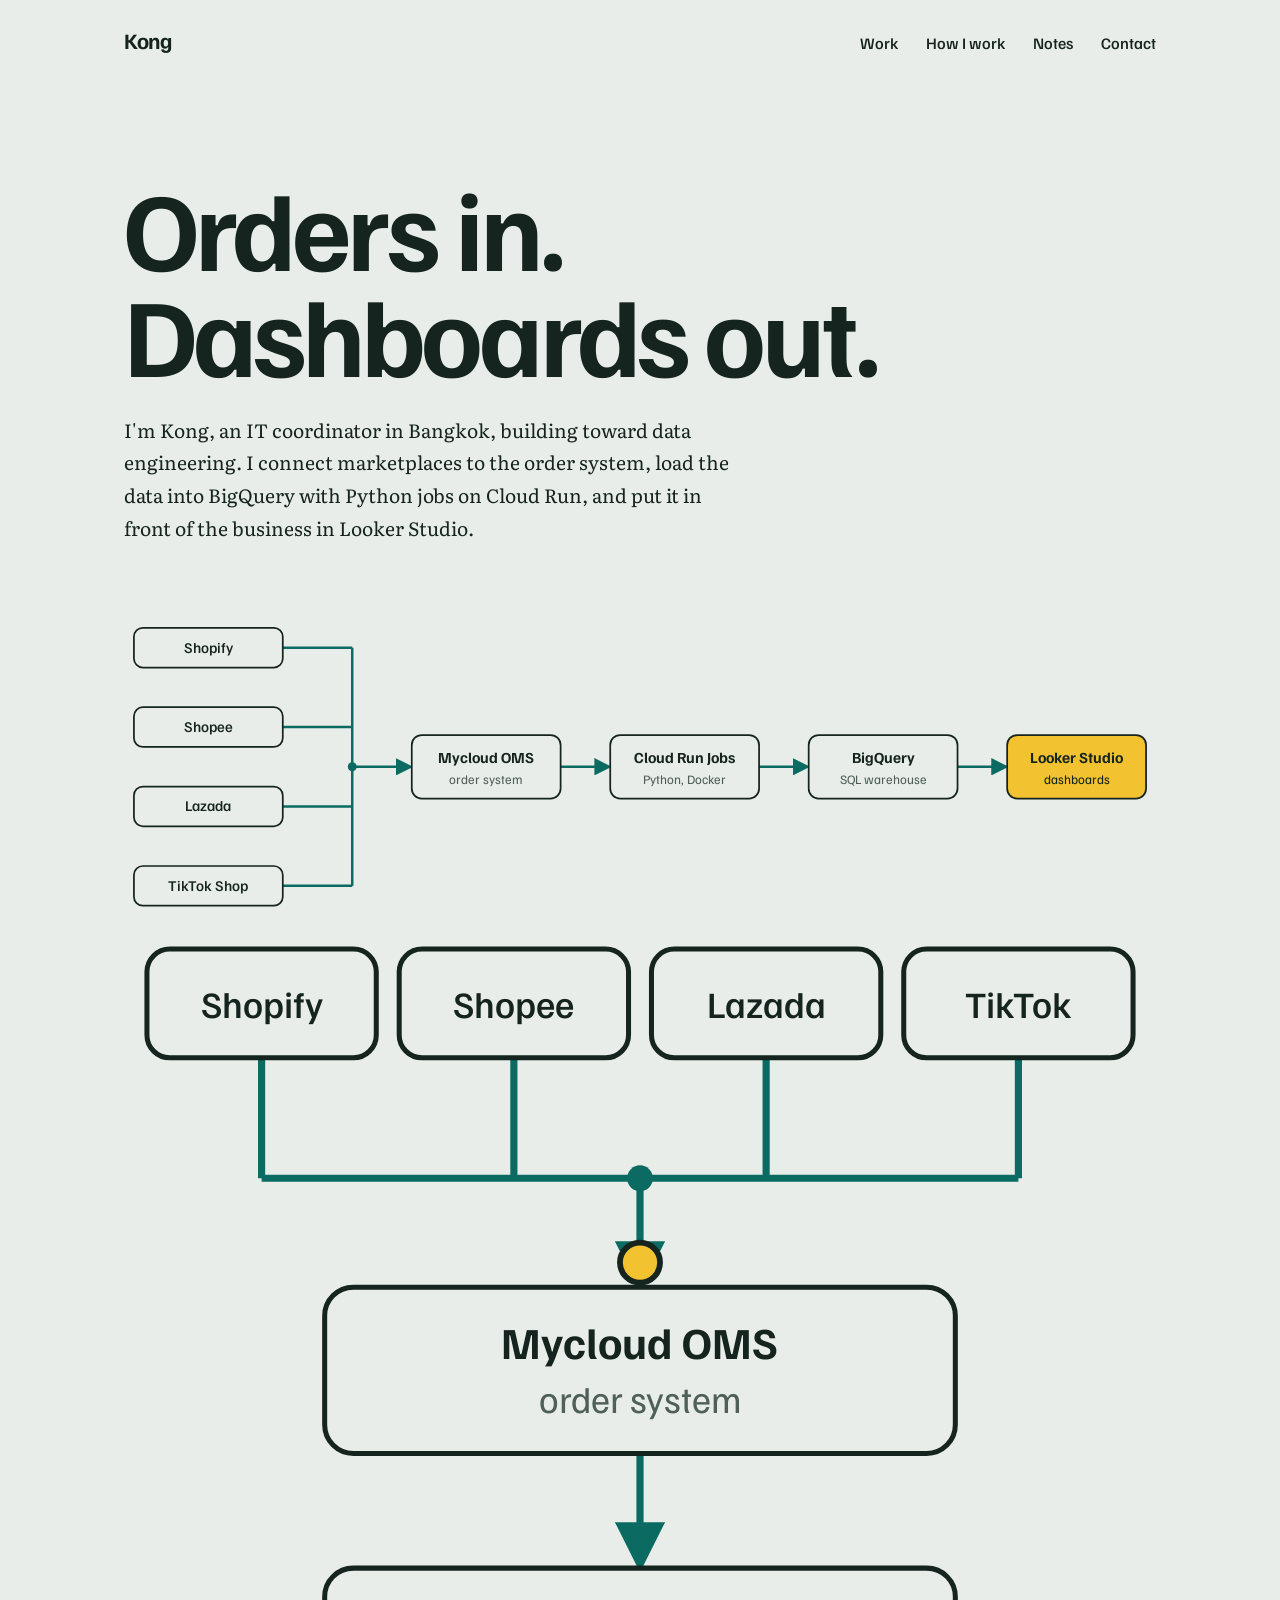
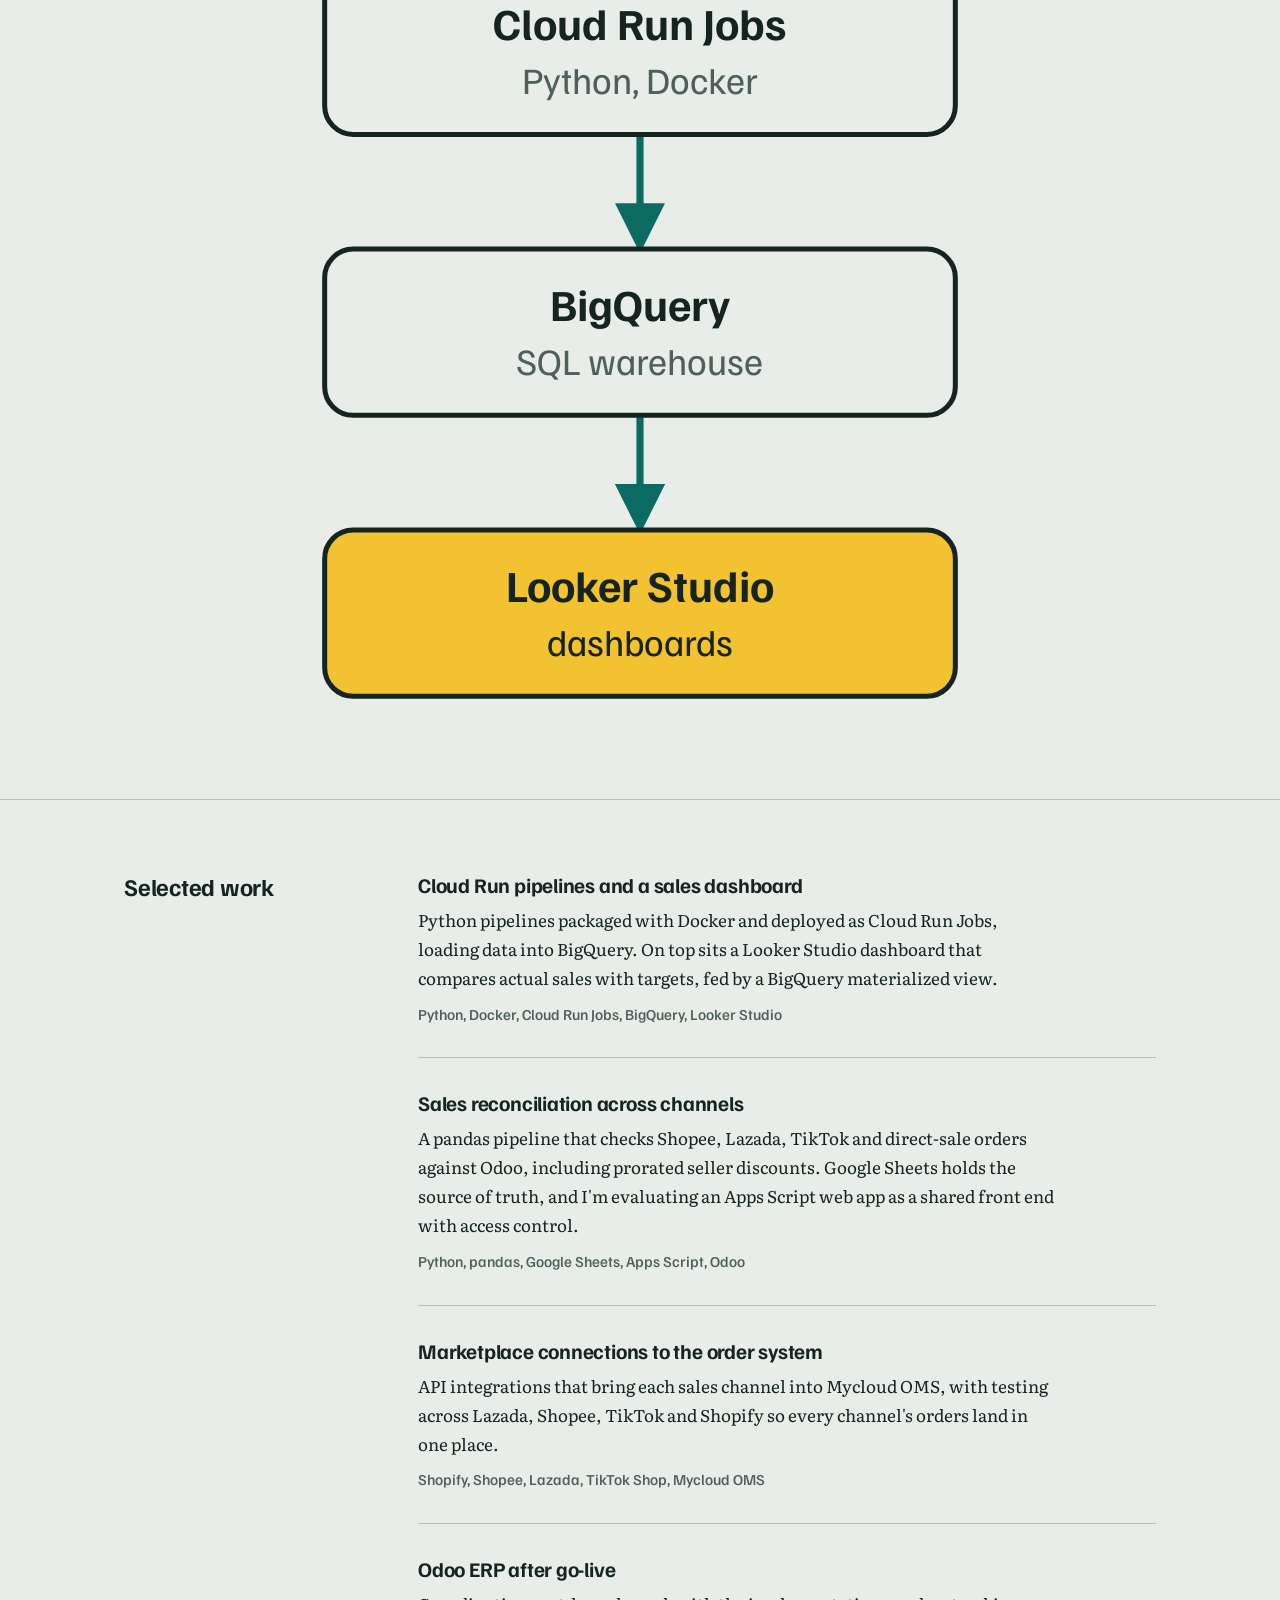
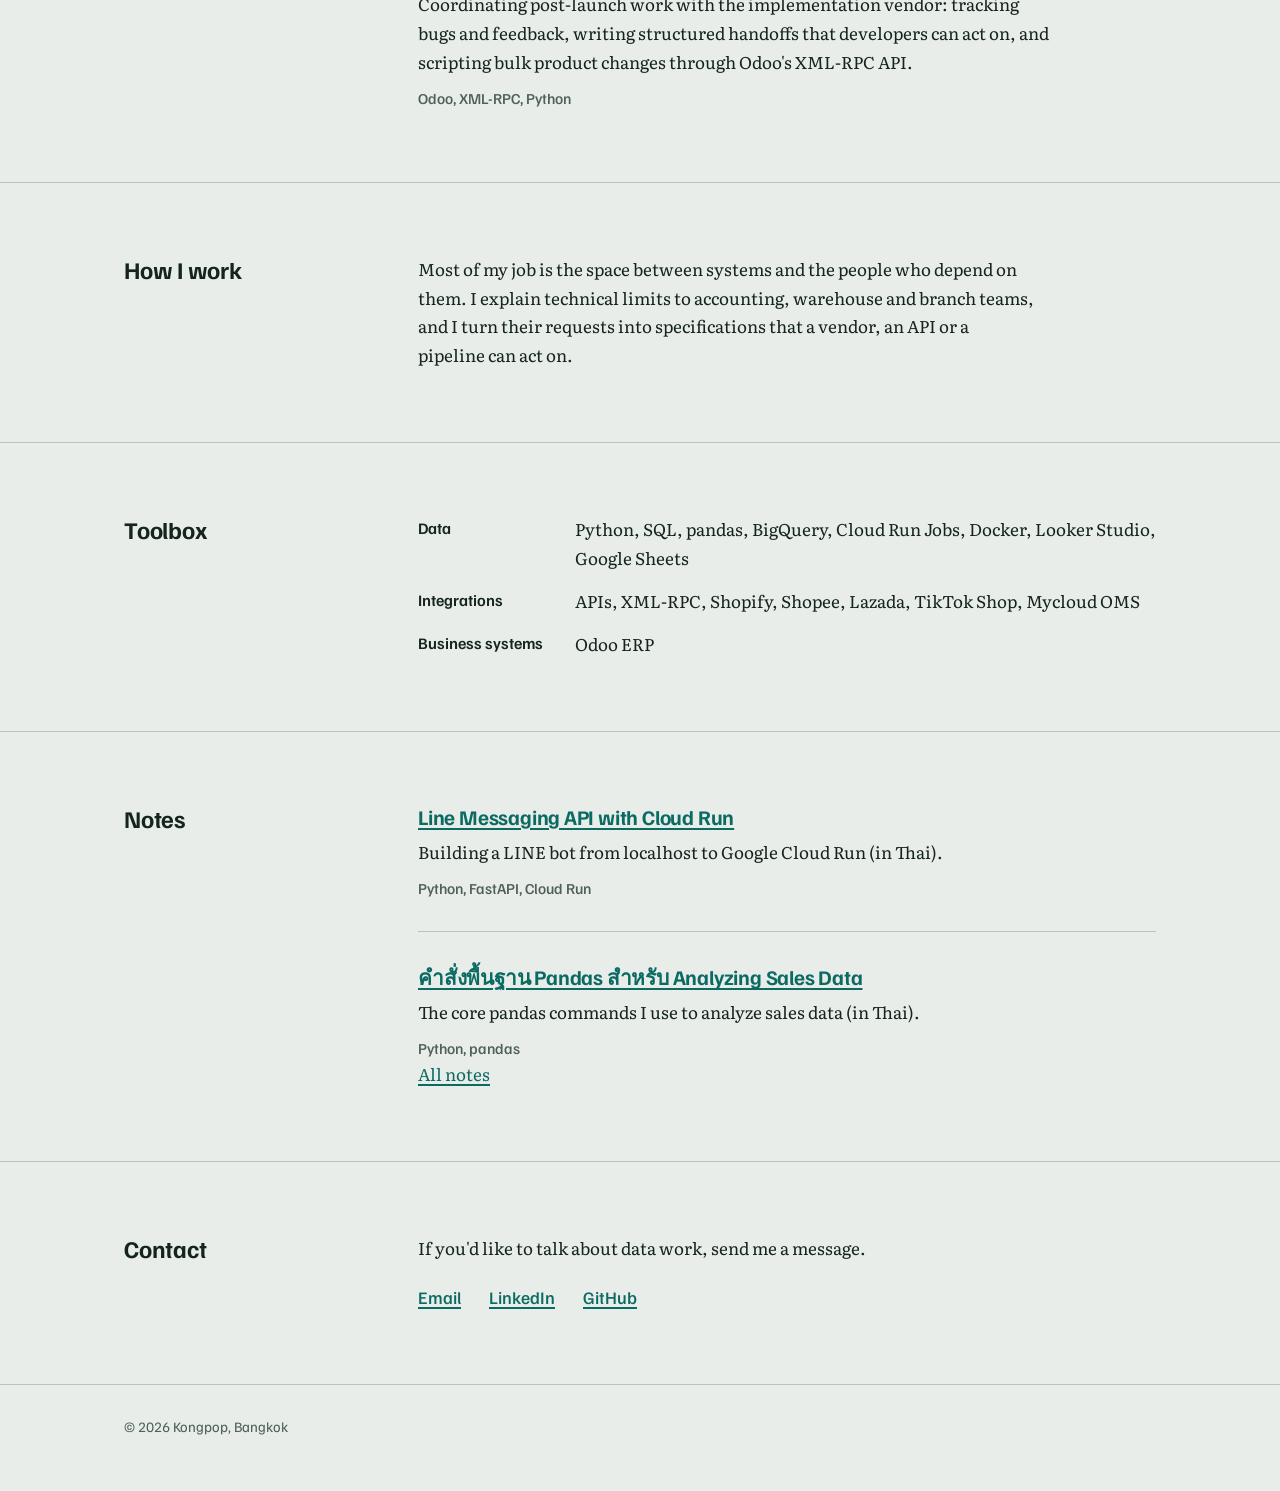
<file: index.html>
<!doctype html>
<html lang="en">
<head>
<meta charset="utf-8">
<meta name="viewport" content="width=device-width, initial-scale=1">
<title>Kong | Data pipelines and integrations</title>
<meta name="description" content="Kong is an IT coordinator in Bangkok building toward data engineering: marketplace integrations, Python jobs on Cloud Run, BigQuery and Looker Studio dashboards.">
<meta name="theme-color" content="#E8EDE9">
<link rel="icon" href="data:image/svg+xml,%3Csvg xmlns='http://www.w3.org/2000/svg' viewBox='0 0 32 32'%3E%3Crect width='32' height='32' rx='7' fill='%2315241F'/%3E%3Ccircle cx='16' cy='16' r='7' fill='%23F2C230'/%3E%3C/svg%3E">
<link rel="preconnect" href="https://fonts.googleapis.com">
<link rel="preconnect" href="https://fonts.gstatic.com" crossorigin>
<link href="https://fonts.googleapis.com/css2?family=Familjen+Grotesk:wght@500;600;700&family=Literata:wght@400;600&display=swap" rel="stylesheet">
<style>
  :root {
    --paper: #E8EDE9;
    --ink: #15241F;
    --muted: #4F5F59;
    --pipe: #0B6B63;
    --label: #F2C230;
    --rule: #B7C4BD;
    --display: "Familjen Grotesk", "Helvetica Neue", Arial, sans-serif;
    --text: "Literata", Georgia, "Times New Roman", serif;
  }

  *, *::before, *::after { box-sizing: border-box; }
  html { -webkit-text-size-adjust: 100%; }
  @media (prefers-reduced-motion: no-preference) {
    html { scroll-behavior: smooth; }
  }

  body {
    margin: 0;
    background: var(--paper);
    color: var(--ink);
    font-family: var(--text);
    font-size: 1.0625rem;
    line-height: 1.7;
  }

  .wrap { max-width: 1080px; margin: 0 auto; padding: 0 24px; }

  a { color: var(--pipe); text-decoration-thickness: 2px; text-underline-offset: 3px; }
  a:hover { color: var(--ink); }
  a:focus-visible { outline: 3px solid var(--ink); outline-offset: 3px; border-radius: 2px; }

  .skip {
    position: absolute; left: 16px; top: -64px;
    background: var(--ink); color: var(--paper);
    font: 500 1rem var(--display);
    padding: 10px 16px; border-radius: 6px; text-decoration: none;
  }
  .skip:focus { top: 16px; color: var(--paper); }

  /* Header */
  .site-header { display: flex; justify-content: space-between; align-items: baseline; padding: 28px 0; }
  .mark { font: 700 1.375rem/1 var(--display); letter-spacing: -0.02em; color: var(--ink); text-decoration: none; }
  .site-nav ul { display: flex; gap: 28px; list-style: none; margin: 0; padding: 0; }
  .site-nav a {
    font: 500 1rem var(--display);
    color: var(--ink); text-decoration: none;
    border-bottom: 2px solid transparent; padding-bottom: 2px;
  }
  .site-nav a:hover { border-bottom-color: var(--pipe); }

  /* Hero */
  .hero { padding: clamp(32px, 7vw, 88px) 0 clamp(48px, 7vw, 80px); }
  .hero h1 {
    font: 700 clamp(2.4rem, 10vw, 7rem)/0.95 var(--display);
    letter-spacing: -0.035em;
    margin: 0;
  }
  .hero h1 span { display: block; }
  .lede { max-width: 56ch; font-size: 1.2rem; margin: 28px 0 0; }

  .flow { margin: clamp(40px, 6vw, 64px) 0 0; }
  .flow svg { display: block; width: 100%; height: auto; }
  .flow-v { display: none; }
  @media (max-width: 860px) {
    .flow-h { display: none; }
    .flow-v { display: block; max-width: 420px; margin: 0 auto; }
  }

  .edge { fill: none; stroke: var(--pipe); stroke-width: 2.5; }
  .arrowhead { fill: var(--pipe); }
  .join { fill: var(--pipe); }
  .node rect { fill: var(--paper); stroke: var(--ink); stroke-width: 1.75; }
  .node .label { font: 700 15.5px var(--display); fill: var(--ink); text-anchor: middle; }
  .node .cap { font: 400 13px var(--display); fill: var(--muted); text-anchor: middle; }
  .node.source .label { font-weight: 500; font-size: 15px; }
  .flow-v .node.source .label { font-size: 13px; }
  .node.end .cap { fill: var(--ink); }
  .packet { fill: var(--label); stroke: var(--ink); stroke-width: 2; }

  /* The one moment of motion: the packet arrives and the last node lights up. */
  .node.end rect { animation: arrive 0.35s 4.15s forwards; }
  @keyframes arrive { to { fill: var(--label); } }
  @media (prefers-reduced-motion: reduce) {
    .packet { display: none; }
    .node.end rect { animation: none; fill: var(--label); }
  }

  /* Sections */
  .section { padding: clamp(40px, 6vw, 72px) 0; border-top: 1px solid var(--rule); }
  .cols { display: grid; grid-template-columns: minmax(0, 3fr) minmax(0, 9fr); gap: 24px 48px; }
  @media (max-width: 760px) { .cols { grid-template-columns: 1fr; } }
  .section h2 { font: 700 1.5rem/1.2 var(--display); letter-spacing: -0.01em; margin: 0; }

  .project + .project { margin-top: 32px; padding-top: 32px; border-top: 1px solid var(--rule); }
  .project h3 { font: 700 1.3rem/1.25 var(--display); letter-spacing: -0.01em; margin: 0 0 8px; }
  .project p { margin: 0 0 10px; max-width: 64ch; }
  .project .tools { font: 500 0.95rem/1.5 var(--display); color: var(--muted); margin: 0; }

  .prose { margin: 0; max-width: 62ch; }

  .toolbox { margin: 0; display: grid; grid-template-columns: max-content minmax(0, 1fr); gap: 14px 32px; }
  .toolbox dt { font: 600 1rem/1.7 var(--display); }
  .toolbox dd { margin: 0; }
  @media (max-width: 760px) {
    .toolbox { grid-template-columns: 1fr; gap: 2px; }
    .toolbox dd { margin-bottom: 14px; }
  }

  .contact-links { display: flex; flex-wrap: wrap; gap: 8px 28px; list-style: none; margin: 20px 0 0; padding: 0; }
  .contact-links a { font: 500 1.1rem var(--display); }

  .site-footer { padding: 32px 0 56px; border-top: 1px solid var(--rule); color: var(--muted); font: 400 0.9rem var(--display); }
  .site-footer p { margin: 0; }
</style>
</head>
<body>
<a class="skip" href="#work">Skip to content</a>

<div class="wrap">
  <header class="site-header">
    <a class="mark" href="#top">Kong</a>
    <nav class="site-nav" aria-label="Main">
      <ul>
        <li><a href="#work">Work</a></li>
        <li><a href="#how">How I work</a></li>
        <li><a href="/notes/">Notes</a></li>
        <li><a href="#contact">Contact</a></li>
      </ul>
    </nav>
  </header>

  <main id="top">
    <section class="hero">
      <h1><span>Orders in.</span> <span>Dashboards out.</span></h1>
      <p class="lede">I'm Kong, an IT coordinator in Bangkok, building toward data engineering. I connect marketplaces to the order system, load the data into BigQuery with Python jobs on Cloud Run, and put it in front of the business in Looker Studio.</p>

      <figure class="flow">
        <!-- Wide layout -->
        <svg class="flow-h" viewBox="0 0 1040 320" role="img" aria-label="Data flow: Shopify, Shopee, Lazada and TikTok Shop orders go into Mycloud OMS, then Cloud Run Jobs load them into BigQuery, and Looker Studio shows the dashboards.">
          <defs>
            <marker id="arrow-h" viewBox="0 0 10 10" refX="8" refY="5" markerWidth="7" markerHeight="7" orient="auto"><path class="arrowhead" d="M0 0 L10 5 L0 10 z"/></marker>
          </defs>
          <g class="edge">
            <path d="M160 40 H230"/>
            <path d="M160 120 H230"/>
            <path d="M160 200 H230"/>
            <path d="M160 280 H230"/>
            <path d="M230 40 V280"/>
            <path d="M230 160 H288" marker-end="url(#arrow-h)"/>
            <path d="M440 160 H488" marker-end="url(#arrow-h)"/>
            <path d="M640 160 H688" marker-end="url(#arrow-h)"/>
            <path d="M840 160 H888" marker-end="url(#arrow-h)"/>
          </g>
          <circle class="join" cx="230" cy="160" r="4.5"/>
          <circle class="packet" r="7" cx="0" cy="0" opacity="0">
            <set attributeName="opacity" to="1" begin="0.6s" fill="freeze"/>
            <animateMotion dur="3.6s" begin="0.6s" fill="freeze" calcMode="linear" path="M160 40 H230 V160 H905"/>
          </circle>

          <g class="node source"><rect x="10" y="20" width="150" height="40" rx="9"/><text class="label" x="85" y="45">Shopify</text></g>
          <g class="node source"><rect x="10" y="100" width="150" height="40" rx="9"/><text class="label" x="85" y="125">Shopee</text></g>
          <g class="node source"><rect x="10" y="180" width="150" height="40" rx="9"/><text class="label" x="85" y="205">Lazada</text></g>
          <g class="node source"><rect x="10" y="260" width="150" height="40" rx="9"/><text class="label" x="85" y="285">TikTok Shop</text></g>

          <g class="node"><rect x="290" y="128" width="150" height="64" rx="10"/><text class="label" x="365" y="156">Mycloud OMS</text><text class="cap" x="365" y="177">order system</text></g>
          <g class="node"><rect x="490" y="128" width="150" height="64" rx="10"/><text class="label" x="565" y="156">Cloud Run Jobs</text><text class="cap" x="565" y="177">Python, Docker</text></g>
          <g class="node"><rect x="690" y="128" width="150" height="64" rx="10"/><text class="label" x="765" y="156">BigQuery</text><text class="cap" x="765" y="177">SQL warehouse</text></g>
          <g class="node end"><rect x="890" y="128" width="140" height="64" rx="10"/><text class="label" x="960" y="156">Looker Studio</text><text class="cap" x="960" y="177">dashboards</text></g>
        </svg>

        <!-- Narrow layout -->
        <svg class="flow-v" viewBox="0 0 360 486" role="img" aria-label="Data flow: Shopify, Shopee, Lazada and TikTok Shop orders go into Mycloud OMS, then Cloud Run Jobs load them into BigQuery, and Looker Studio shows the dashboards.">
          <defs>
            <marker id="arrow-v" viewBox="0 0 10 10" refX="8" refY="5" markerWidth="7" markerHeight="7" orient="auto"><path class="arrowhead" d="M0 0 L10 5 L0 10 z"/></marker>
          </defs>
          <g class="edge">
            <path d="M48 46 V88"/>
            <path d="M136 46 V88"/>
            <path d="M224 46 V88"/>
            <path d="M312 46 V88"/>
            <path d="M48 88 H312"/>
            <path d="M180 88 V124" marker-end="url(#arrow-v)"/>
            <path d="M180 184 V222" marker-end="url(#arrow-v)"/>
            <path d="M180 282 V320" marker-end="url(#arrow-v)"/>
            <path d="M180 380 V418" marker-end="url(#arrow-v)"/>
          </g>
          <circle class="join" cx="180" cy="88" r="4.5"/>
          <circle class="packet" r="7" cx="0" cy="0" opacity="0">
            <set attributeName="opacity" to="1" begin="0.6s" fill="freeze"/>
            <animateMotion dur="3.6s" begin="0.6s" fill="freeze" calcMode="linear" path="M48 46 V88 H180 V440"/>
          </circle>

          <g class="node source"><rect x="8" y="8" width="80" height="38" rx="8"/><text class="label" x="48" y="32">Shopify</text></g>
          <g class="node source"><rect x="96" y="8" width="80" height="38" rx="8"/><text class="label" x="136" y="32">Shopee</text></g>
          <g class="node source"><rect x="184" y="8" width="80" height="38" rx="8"/><text class="label" x="224" y="32">Lazada</text></g>
          <g class="node source"><rect x="272" y="8" width="80" height="38" rx="8"/><text class="label" x="312" y="32">TikTok</text></g>

          <g class="node"><rect x="70" y="126" width="220" height="58" rx="10"/><text class="label" x="180" y="151">Mycloud OMS</text><text class="cap" x="180" y="170">order system</text></g>
          <g class="node"><rect x="70" y="224" width="220" height="58" rx="10"/><text class="label" x="180" y="249">Cloud Run Jobs</text><text class="cap" x="180" y="268">Python, Docker</text></g>
          <g class="node"><rect x="70" y="322" width="220" height="58" rx="10"/><text class="label" x="180" y="347">BigQuery</text><text class="cap" x="180" y="366">SQL warehouse</text></g>
          <g class="node end"><rect x="70" y="420" width="220" height="58" rx="10"/><text class="label" x="180" y="445">Looker Studio</text><text class="cap" x="180" y="464">dashboards</text></g>
        </svg>
      </figure>
    </section>
  </main>
</div>

<!-- EDIT: add one real result to each project below (for example how many orders a job handles, or how often it runs). Specific numbers make a portfolio convincing. -->
<section class="section" id="work">
  <div class="wrap cols">
    <h2>Selected work</h2>
    <div>
      <article class="project">
        <h3>Cloud Run pipelines and a sales dashboard</h3>
        <p>Python pipelines packaged with Docker and deployed as Cloud Run Jobs, loading data into BigQuery. On top sits a Looker Studio dashboard that compares actual sales with targets, fed by a BigQuery materialized view.</p>
        <p class="tools">Python, Docker, Cloud Run Jobs, BigQuery, Looker Studio</p>
      </article>

      <article class="project">
        <h3>Sales reconciliation across channels</h3>
        <p>A pandas pipeline that checks Shopee, Lazada, TikTok and direct-sale orders against Odoo, including prorated seller discounts. Google Sheets holds the source of truth, and I'm evaluating an Apps Script web app as a shared front end with access control.</p>
        <p class="tools">Python, pandas, Google Sheets, Apps Script, Odoo</p>
      </article>

      <article class="project">
        <h3>Marketplace connections to the order system</h3>
        <p>API integrations that bring each sales channel into Mycloud OMS, with testing across Lazada, Shopee, TikTok and Shopify so every channel's orders land in one place.</p>
        <p class="tools">Shopify, Shopee, Lazada, TikTok Shop, Mycloud OMS</p>
      </article>

      <article class="project">
        <h3>Odoo ERP after go-live</h3>
        <p>Coordinating post-launch work with the implementation vendor: tracking bugs and feedback, writing structured handoffs that developers can act on, and scripting bulk product changes through Odoo's XML-RPC API.</p>
        <p class="tools">Odoo, XML-RPC, Python</p>
      </article>
    </div>
  </div>
</section>

<section class="section" id="how">
  <div class="wrap cols">
    <h2>How I work</h2>
    <div>
      <p class="prose">Most of my job is the space between systems and the people who depend on them. I explain technical limits to accounting, warehouse and branch teams, and I turn their requests into specifications that a vendor, an API or a pipeline can act on.</p>
    </div>
  </div>
</section>

<section class="section" id="toolbox">
  <div class="wrap cols">
    <h2>Toolbox</h2>
    <dl class="toolbox">
      <dt>Data</dt>
      <dd>Python, SQL, pandas, BigQuery, Cloud Run Jobs, Docker, Looker Studio, Google Sheets</dd>
      <dt>Integrations</dt>
      <dd>APIs, XML-RPC, Shopify, Shopee, Lazada, TikTok Shop, Mycloud OMS</dd>
      <dt>Business systems</dt>
      <dd>Odoo ERP</dd>
    </dl>
  </div>
</section>

<section class="section" id="notes">
  <div class="wrap cols">
    <h2>Notes</h2>
    <div>
      <article class="project">
        <h3><a href="/notes/line-messaging-api-with-cloud-run/" lang="th">Line Messaging API with Cloud Run</a></h3>
        <p>Building a LINE bot from localhost to Google Cloud Run (in Thai).</p>
        <p class="tools">Python, FastAPI, Cloud Run</p>
      </article>

      <article class="project">
        <h3><a href="/notes/pandas-foundation-analyzing-sales-data/" lang="th">คำสั่งพื้นฐาน Pandas สำหรับ Analyzing Sales Data</a></h3>
        <p>The core pandas commands I use to analyze sales data (in Thai).</p>
        <p class="tools">Python, pandas</p>
      </article>

      <p class="prose"><a href="/notes/">All notes</a></p>
    </div>
  </div>
</section>

<section class="section" id="contact">
  <div class="wrap cols">
    <h2>Contact</h2>
    <div>
      <p class="prose">If you'd like to talk about data work, send me a message.</p>
      <ul class="contact-links">
        <li><a href="mailto:kongpop.ktw@gmail.com">Email</a></li>
        <li><a href="https://www.linkedin.com/in/kongpop-kaewthiwong-9269a4284">LinkedIn</a></li>
        <li><a href="https://github.com/Kongpop-2543">GitHub</a></li>
      </ul>
    </div>
  </div>
</section>

<footer class="site-footer">
  <div class="wrap">
    <p>© 2026 Kongpop, Bangkok</p>
  </div>
</footer>
</body>
</html>
</file>
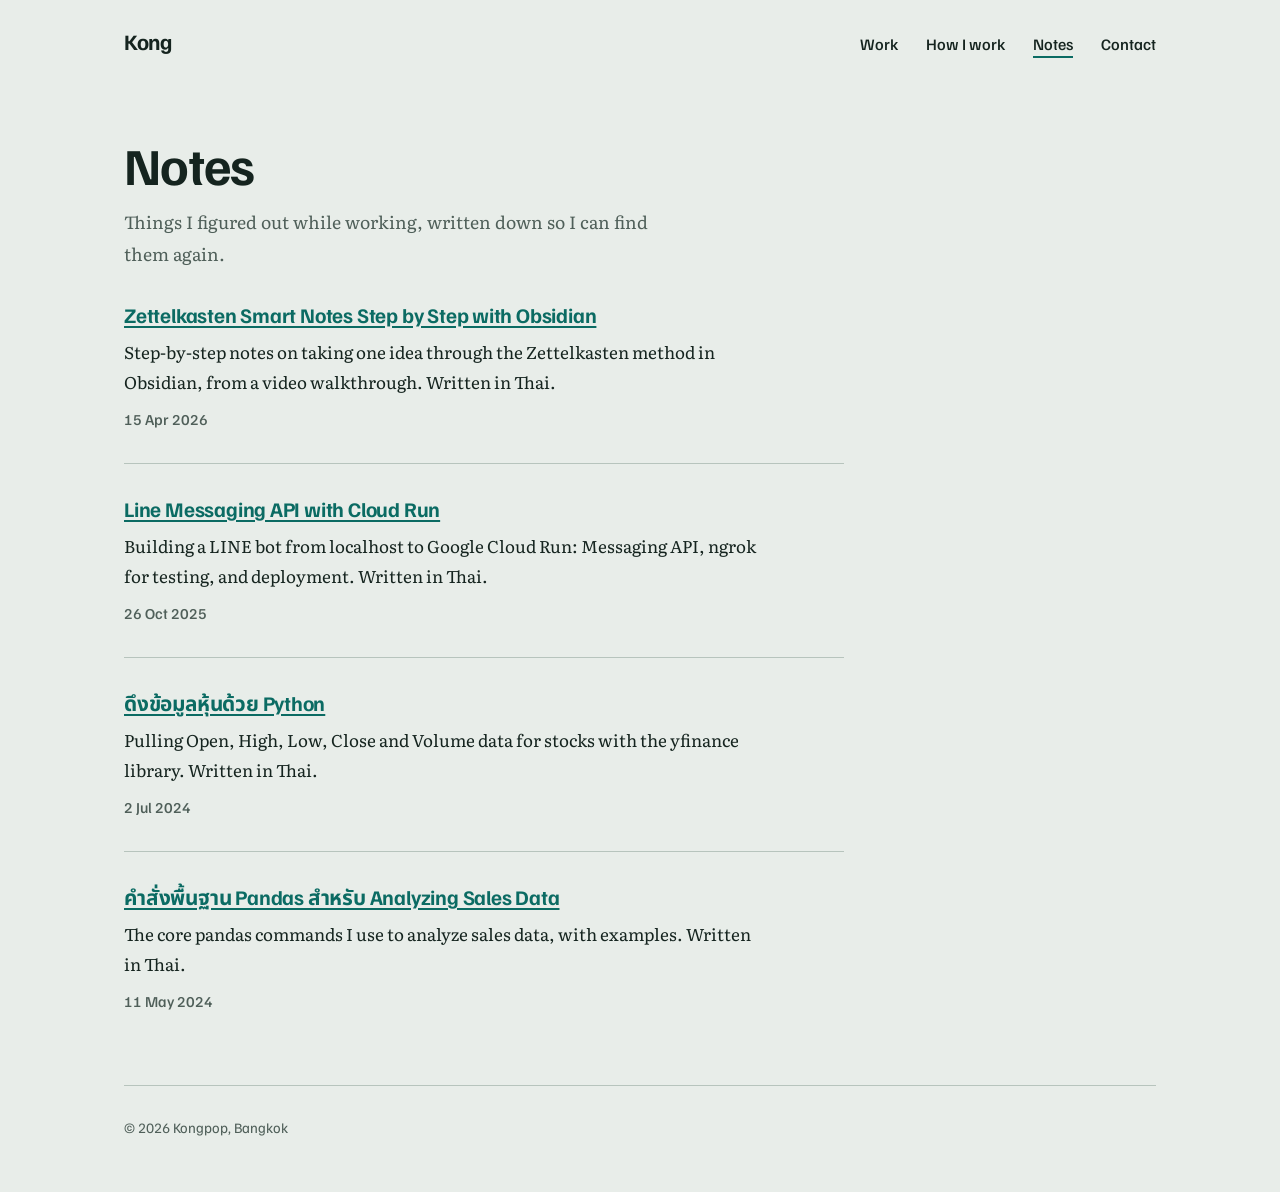
<file: notes/index.html>
<!doctype html>
<html lang="th">
<head>
<meta charset="utf-8">
<meta name="viewport" content="width=device-width, initial-scale=1">
<title>Notes | Kong</title>
<meta name="description" content="Notes on Python, pandas, Cloud Run and knowledge management.">
<meta name="theme-color" content="#E8EDE9">
<link rel="canonical" href="https://datakhonnuea.com/notes/">
<link rel="icon" href="data:image/svg+xml,%3Csvg xmlns='http://www.w3.org/2000/svg' viewBox='0 0 32 32'%3E%3Crect width='32' height='32' rx='7' fill='%2315241F'/%3E%3Ccircle cx='16' cy='16' r='7' fill='%23F2C230'/%3E%3C/svg%3E">
<link rel="preconnect" href="https://fonts.googleapis.com">
<link rel="preconnect" href="https://fonts.gstatic.com" crossorigin>
<link href="https://fonts.googleapis.com/css2?family=Familjen+Grotesk:wght@500;600;700&family=Literata:wght@400;600&family=Noto+Serif+Thai:wght@400;600&family=Noto+Sans+Thai:wght@500;700&display=swap" rel="stylesheet">
<link rel="stylesheet" href="/notes/notes.css">
</head>
<body>
<a class="skip" href="#content">Skip to content</a>
<div class="wrap">
  <header class="site-header">
    <a class="mark" href="/">Kong</a>
    <nav class="site-nav" aria-label="Main">
      <ul>
        <li><a href="/#work">Work</a></li>
        <li><a href="/#how">How I work</a></li>
        <li><a href="/notes/" aria-current="page">Notes</a></li>
        <li><a href="/#contact">Contact</a></li>
      </ul>
    </nav>
  </header>

  <main id="content">
    <section class="notes-index">
      <h1>Notes</h1>
      <p class="lede">Things I figured out while working, written down so I can find them again.</p>
      <article class="project">
        <h2><a href="/notes/zettelkasten-smart-notes-with-obsidian/" lang="th">Zettelkasten Smart Notes Step by Step with Obsidian</a></h2>
        <p>Step-by-step notes on taking one idea through the Zettelkasten method in Obsidian, from a video walkthrough. Written in Thai.</p>
        <p class="tools"><time datetime="2026-04-15">15 Apr 2026</time></p>
      </article>
      <article class="project">
        <h2><a href="/notes/line-messaging-api-with-cloud-run/" lang="th">Line Messaging API with Cloud Run</a></h2>
        <p>Building a LINE bot from localhost to Google Cloud Run: Messaging API, ngrok for testing, and deployment. Written in Thai.</p>
        <p class="tools"><time datetime="2025-10-26">26 Oct 2025</time></p>
      </article>
      <article class="project">
        <h2><a href="/notes/fetch-stock-data-with-python/" lang="th">ดึงข้อมูลหุ้นด้วย Python</a></h2>
        <p>Pulling Open, High, Low, Close and Volume data for stocks with the yfinance library. Written in Thai.</p>
        <p class="tools"><time datetime="2024-07-02">2 Jul 2024</time></p>
      </article>
      <article class="project">
        <h2><a href="/notes/pandas-foundation-analyzing-sales-data/" lang="th">คำสั่งพื้นฐาน Pandas สำหรับ Analyzing Sales Data</a></h2>
        <p>The core pandas commands I use to analyze sales data, with examples. Written in Thai.</p>
        <p class="tools"><time datetime="2024-05-11">11 May 2024</time></p>
      </article>
    </section>
  </main>

  <footer class="site-footer">
    <p>© 2026 Kongpop, Bangkok</p>
  </footer>
</div>
</body>
</html>
</file>
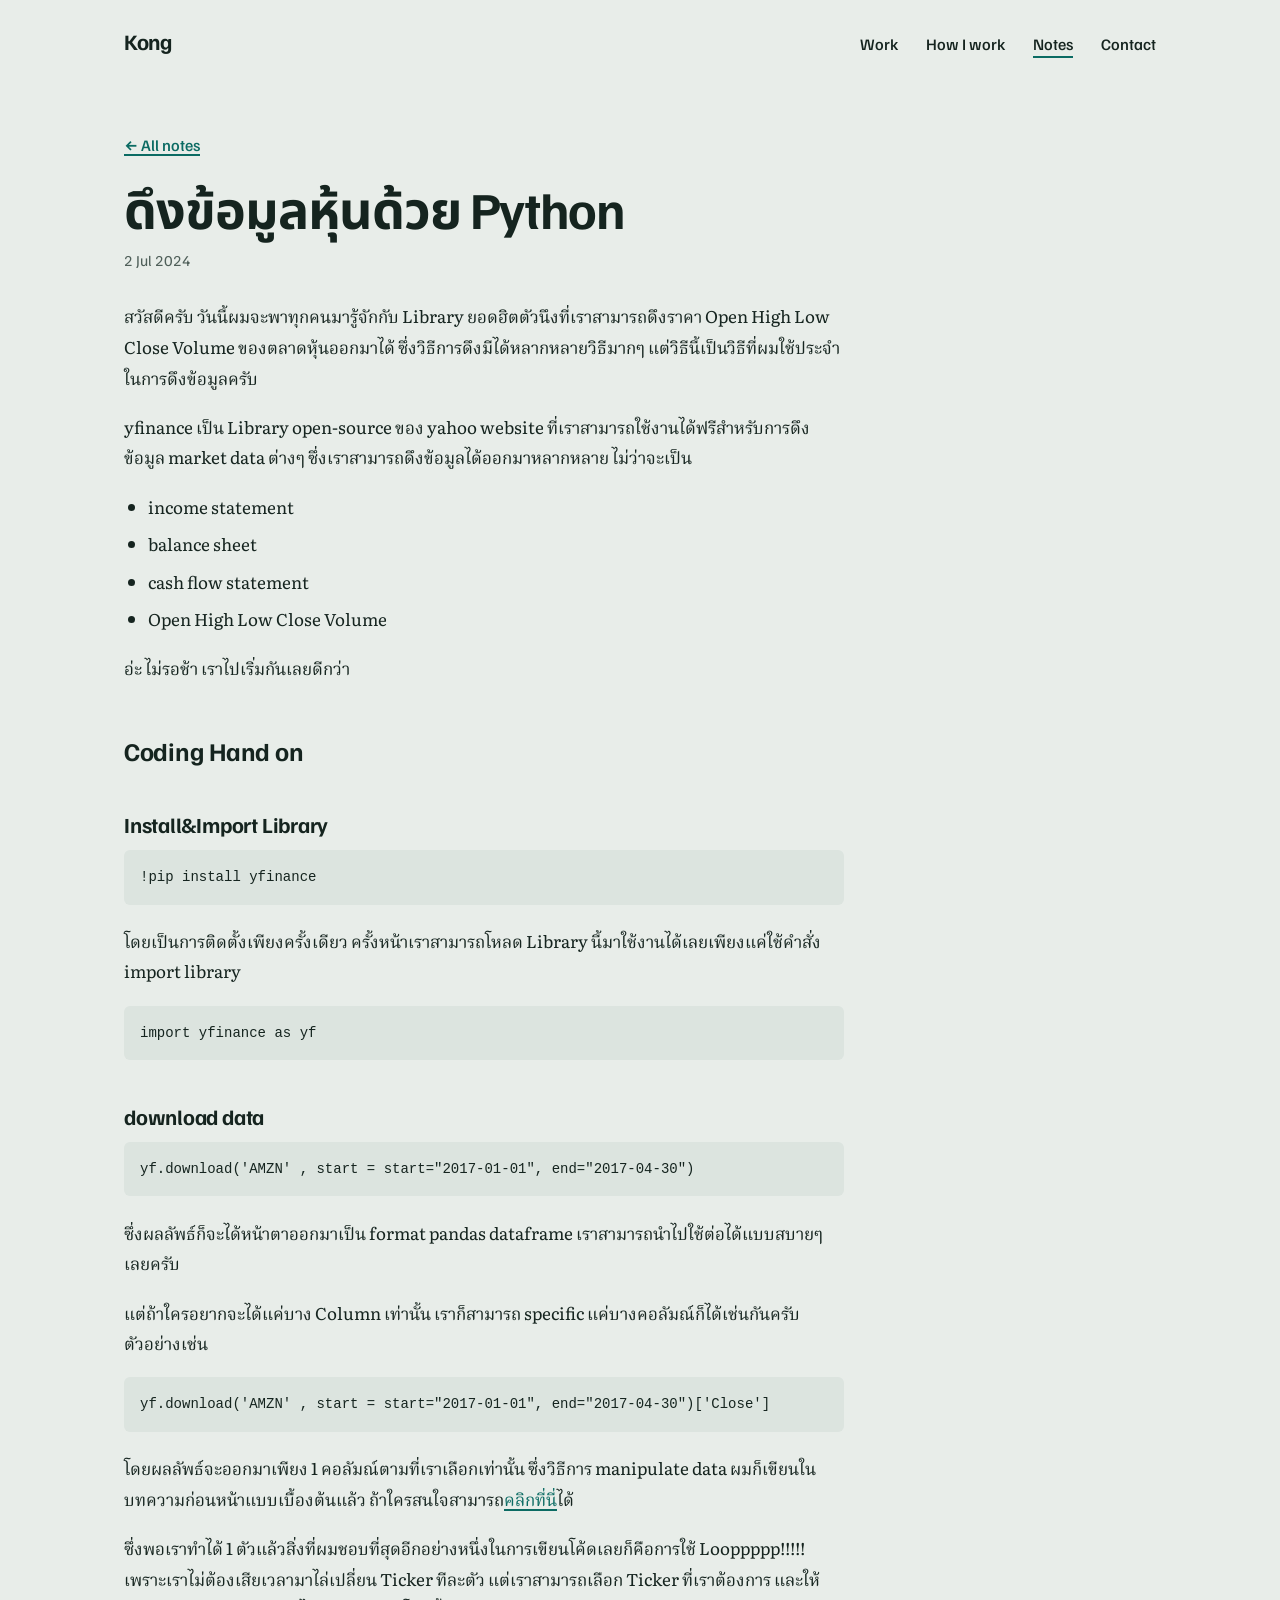
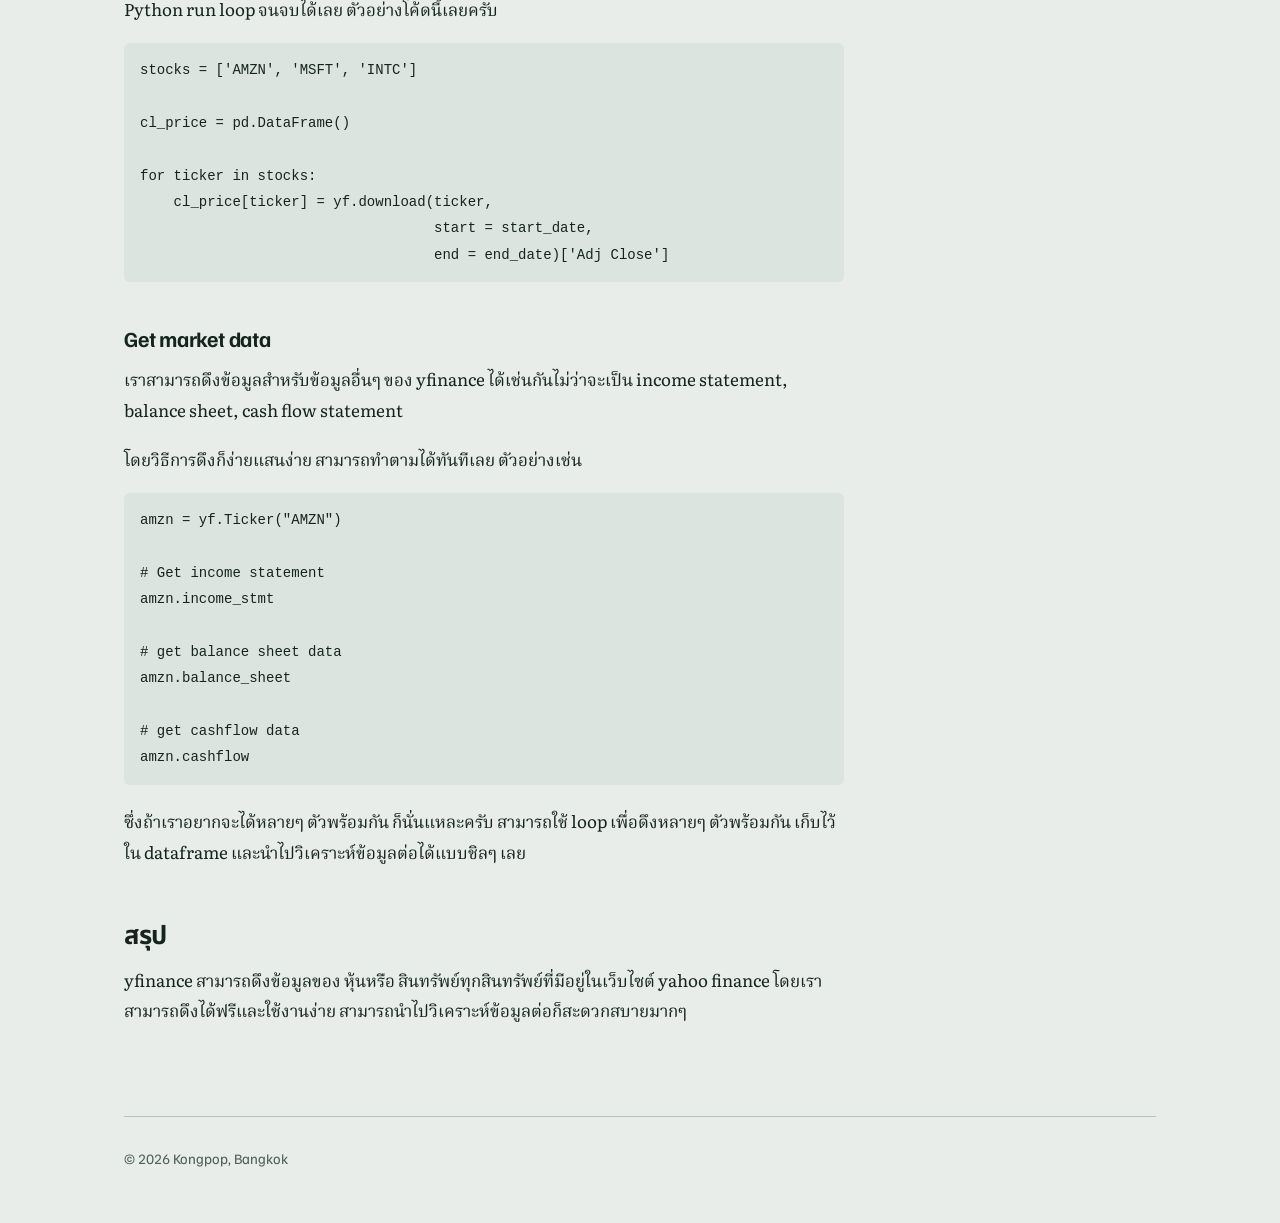
<file: notes/fetch-stock-data-with-python/index.html>
<!doctype html>
<html lang="th">
<head>
<meta charset="utf-8">
<meta name="viewport" content="width=device-width, initial-scale=1">
<title>ดึงข้อมูลหุ้นด้วย Python | Kong</title>
<meta name="description" content="Pulling Open, High, Low, Close and Volume data for stocks with the yfinance library. Written in Thai.">
<meta name="theme-color" content="#E8EDE9">
<link rel="canonical" href="https://datakhonnuea.com/notes/fetch-stock-data-with-python/">
<link rel="icon" href="data:image/svg+xml,%3Csvg xmlns='http://www.w3.org/2000/svg' viewBox='0 0 32 32'%3E%3Crect width='32' height='32' rx='7' fill='%2315241F'/%3E%3Ccircle cx='16' cy='16' r='7' fill='%23F2C230'/%3E%3C/svg%3E">
<link rel="preconnect" href="https://fonts.googleapis.com">
<link rel="preconnect" href="https://fonts.gstatic.com" crossorigin>
<link href="https://fonts.googleapis.com/css2?family=Familjen+Grotesk:wght@500;600;700&family=Literata:wght@400;600&family=Noto+Serif+Thai:wght@400;600&family=Noto+Sans+Thai:wght@500;700&display=swap" rel="stylesheet">
<link rel="stylesheet" href="/notes/notes.css">
</head>
<body>
<a class="skip" href="#content">Skip to content</a>
<div class="wrap">
  <header class="site-header">
    <a class="mark" href="/">Kong</a>
    <nav class="site-nav" aria-label="Main">
      <ul>
        <li><a href="/#work">Work</a></li>
        <li><a href="/#how">How I work</a></li>
        <li><a href="/notes/" aria-current="page">Notes</a></li>
        <li><a href="/#contact">Contact</a></li>
      </ul>
    </nav>
  </header>

  <main id="content">
    <article class="post">
      <p class="back"><a href="/notes/">&larr; All notes</a></p>
      <h1>ดึงข้อมูลหุ้นด้วย Python</h1>
      <p class="byline"><time datetime="2024-07-02">2 Jul 2024</time></p>
      <div class="post-body">
<p>สวัสดีครับ วันนี้ผมจะพาทุกคนมารู้จักกับ Library ยอดฮิตตัวนึงที่เราสามารถดึงราคา Open High Low Close Volume ของตลาดหุ้นออกมาได้ ซึ่งวิธีการดึงมีได้หลากหลายวิธีมากๆ แต่วิธีนี้เป็นวิธีที่ผมใช้ประจำในการดึงข้อมูลครับ</p>



<p>yfinance เป็น Library open-source ของ yahoo website ที่เราสามารถใช้งานได้ฟรีสำหรับการดึงข้อมูล market data ต่างๆ ซึ่งเราสามารถดึงข้อมูลได้ออกมาหลากหลาย ไม่ว่าจะเป็น </p>



<ul>
<li>income statement</li>



<li>balance sheet</li>



<li>cash flow statement</li>



<li>Open High Low Close Volume</li>
</ul>



<p>อ่ะ ไม่รอช้า เราไปเริ่มกันเลยดีกว่า</p>



<h2>Coding Hand on</h2>



<h3>Install&amp;Import Library</h3>


<pre><code>!pip install yfinance</code></pre>


<p>โดยเป็นการติดตั้งเพียงครั้งเดียว ครั้งหน้าเราสามารถโหลด Library นี้มาใช้งานได้เลยเพียงแค่ใช้คำสั่ง import library</p>


<pre><code>import yfinance as yf</code></pre>


<h3>download data</h3>


<pre><code>yf.download('AMZN' , start = start="2017-01-01", end="2017-04-30")</code></pre>


<p>ซึ่งผลลัพธ์ก็จะได้หน้าตาออกมาเป็น format pandas dataframe เราสามารถนำไปใช้ต่อได้แบบสบายๆ เลยครับ</p>



<p>แต่ถ้าใครอยากจะได้แค่บาง Column เท่านั้น เราก็สามารถ specific แค่บางคอลัมณ์ก็ได้เช่นกันครับ ตัวอย่างเช่น</p>


<pre><code>yf.download('AMZN' , start = start="2017-01-01", end="2017-04-30")&#91;'Close']</code></pre>


<p>โดยผลลัพธ์จะออกมาเพียง 1 คอลัมณ์ตามที่เราเลือกเท่านั้น ซึ่งวิธีการ manipulate data ผมก็เขียนในบทความก่อนหน้าแบบเบื้องต้นแล้ว ถ้าใครสนใจสามารถ<a href="/notes/pandas-foundation-analyzing-sales-data/">คลิกที่นี่</a>ได้</p>



<p>ซึ่งพอเราทำได้ 1 ตัวแล้วสิ่งที่ผมชอบที่สุดอีกอย่างหนึ่งในการเขียนโค้ดเลยก็คือการใช้ Looppppp!!!!! เพราะเราไม่ต้องเสียเวลามาไล่เปลี่ยน Ticker ทีละตัว แต่เราสามารถเลือก Ticker ที่เราต้องการ และให้ Python run loop จนจบได้เลย ตัวอย่างโค้ดนี้เลยครับ</p>



<pre><code>stocks = &#091;'AMZN', 'MSFT', 'INTC']

cl_price = pd.DataFrame()

for ticker in stocks:
    cl_price&#091;ticker] = yf.download(ticker, 
                                   start = start_date, 
                                   end = end_date)&#091;'Adj Close']</code></pre>



<h3>Get market data</h3>



<p>เราสามารถดึงข้อมูลสำหรับข้อมูลอื่นๆ ของ yfinance ได้เช่นกันไม่ว่าจะเป็น income statement, balance sheet, cash flow statement</p>



<p>โดยวิธีการดึงก็ง่ายแสนง่าย สามารถทำตามได้ทันทีเลย ตัวอย่างเช่น</p>



<pre><code>amzn = yf.Ticker("AMZN")

# Get income statement
amzn.income_stmt

# get balance sheet data
amzn.balance_sheet

# get cashflow data
amzn.cashflow</code></pre>



<p>ซึ่งถ้าเราอยากจะได้หลายๆ ตัวพร้อมกัน ก็นั่นแหละครับ สามารถใช้ loop เพื่อดึงหลายๆ ตัวพร้อมกัน เก็บไว้ใน dataframe และนำไปวิเคราะห์ข้อมูลต่อได้แบบชิลๆ เลย</p>



<h2>สรุป</h2>



<p>yfinance สามารถดึงข้อมูลของ หุ้นหรือ สินทรัพย์ทุกสินทรัพย์ที่มีอยู่ในเว็บไซต์ yahoo finance โดยเราสามารถดึงได้ฟรีและใช้งานง่าย สามารถนำไปวิเคราะห์ข้อมูลต่อก็สะดวกสบายมากๆ</p>
      </div>
    </article>
  </main>

  <footer class="site-footer">
    <p>© 2026 Kongpop, Bangkok</p>
  </footer>
</div>
</body>
</html>
</file>
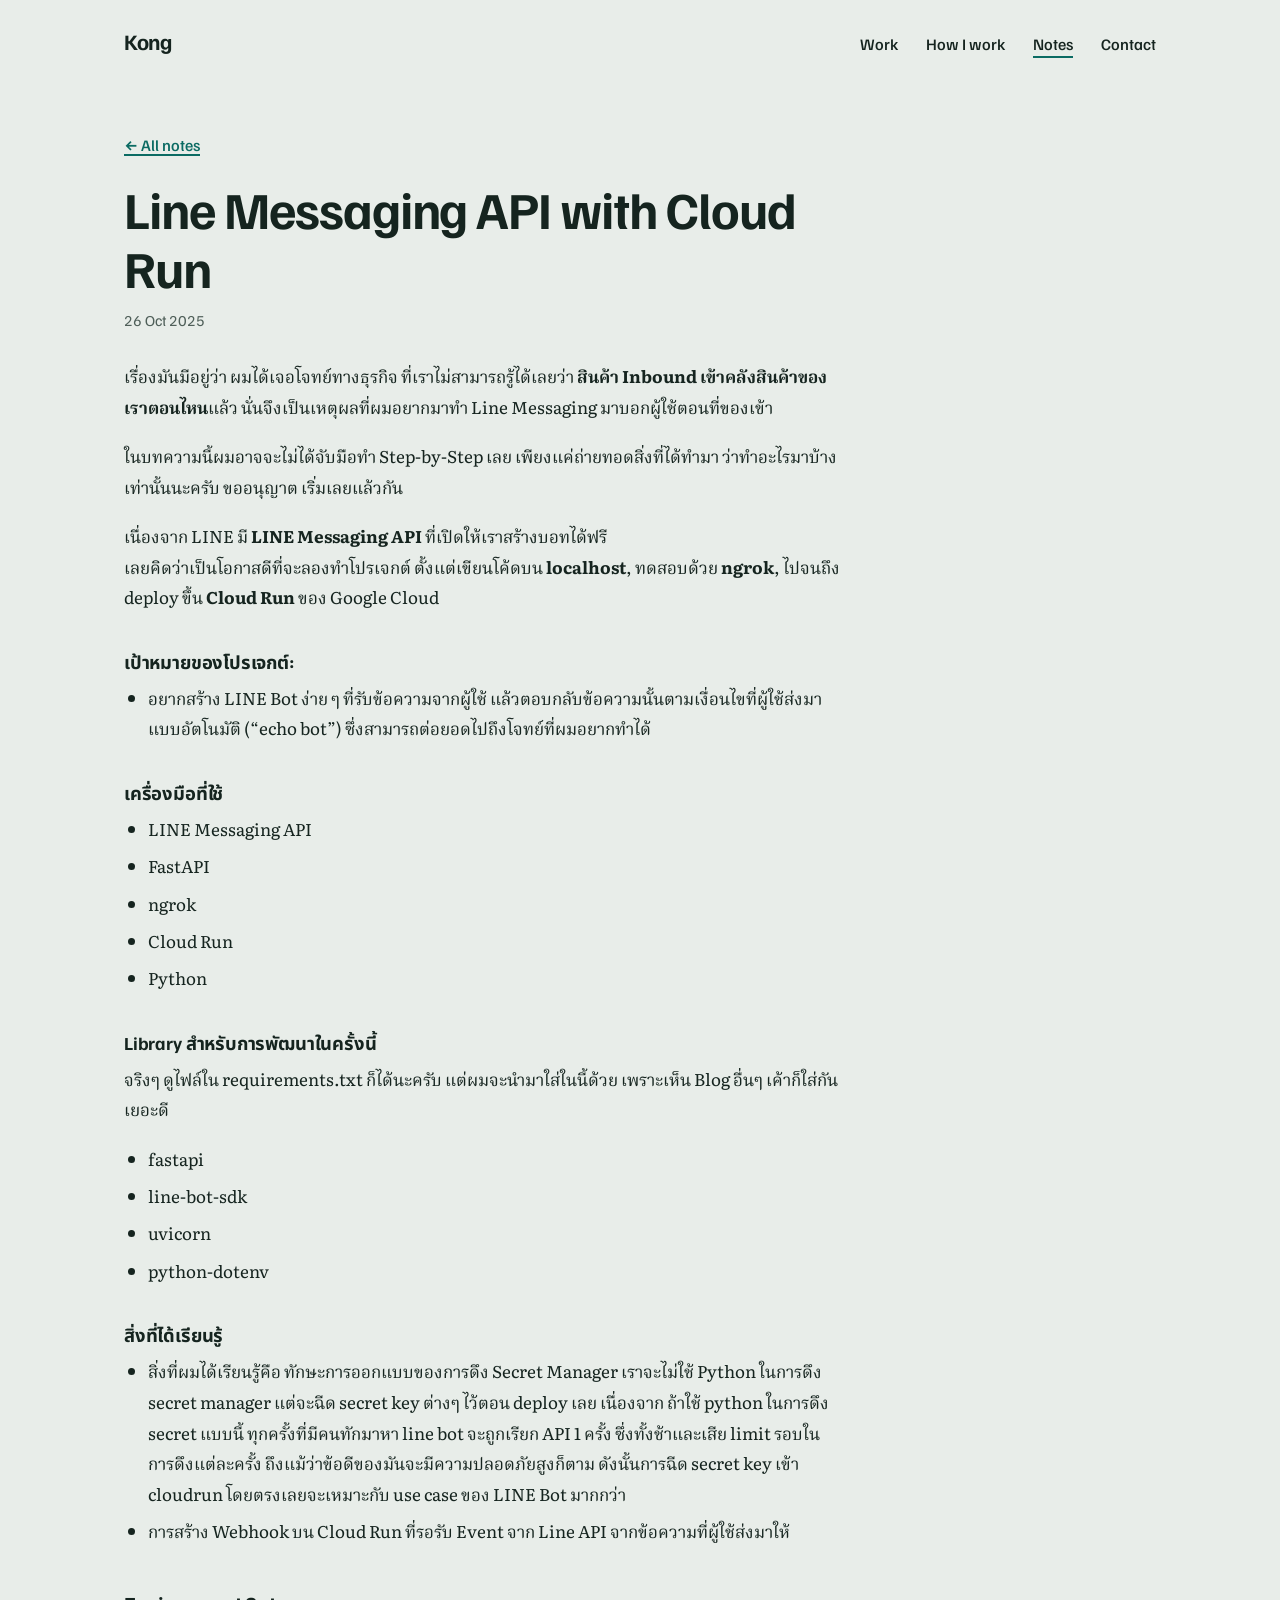
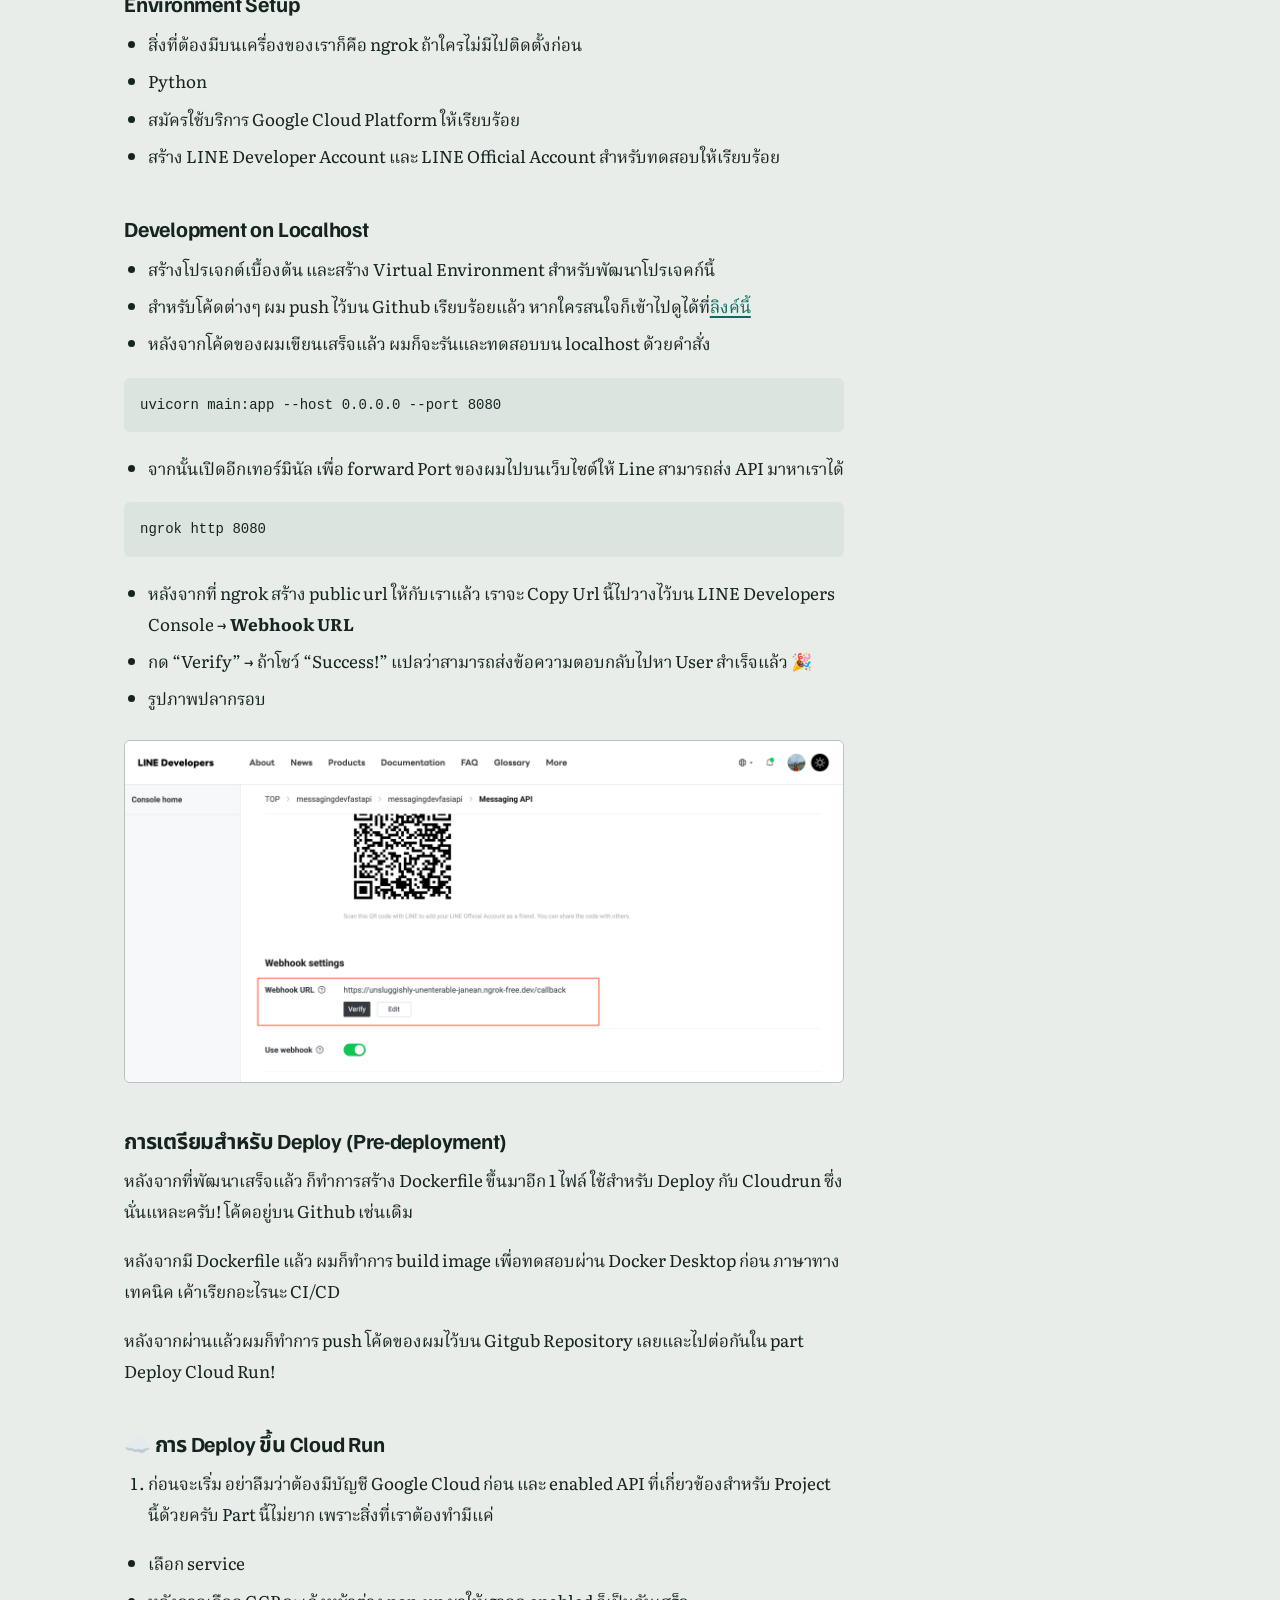
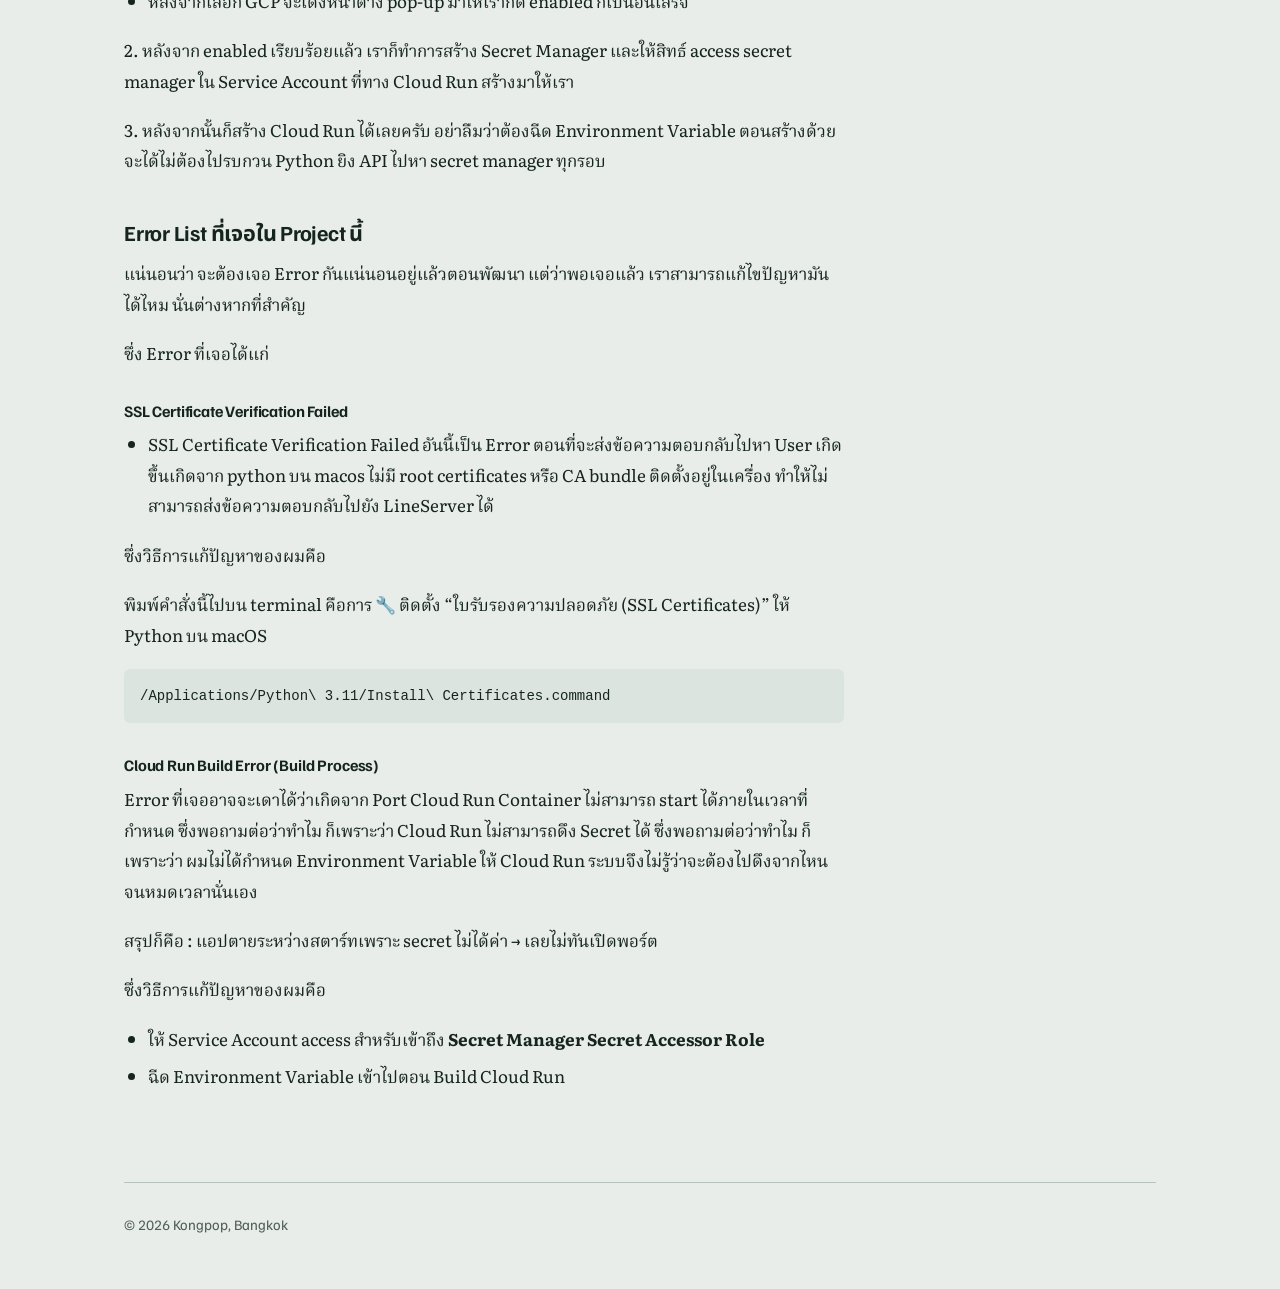
<file: notes/line-messaging-api-with-cloud-run/index.html>
<!doctype html>
<html lang="th">
<head>
<meta charset="utf-8">
<meta name="viewport" content="width=device-width, initial-scale=1">
<title>Line Messaging API with Cloud Run | Kong</title>
<meta name="description" content="Building a LINE bot from localhost to Google Cloud Run: Messaging API, ngrok for testing, and deployment. Written in Thai.">
<meta name="theme-color" content="#E8EDE9">
<link rel="canonical" href="https://datakhonnuea.com/notes/line-messaging-api-with-cloud-run/">
<link rel="icon" href="data:image/svg+xml,%3Csvg xmlns='http://www.w3.org/2000/svg' viewBox='0 0 32 32'%3E%3Crect width='32' height='32' rx='7' fill='%2315241F'/%3E%3Ccircle cx='16' cy='16' r='7' fill='%23F2C230'/%3E%3C/svg%3E">
<link rel="preconnect" href="https://fonts.googleapis.com">
<link rel="preconnect" href="https://fonts.gstatic.com" crossorigin>
<link href="https://fonts.googleapis.com/css2?family=Familjen+Grotesk:wght@500;600;700&family=Literata:wght@400;600&family=Noto+Serif+Thai:wght@400;600&family=Noto+Sans+Thai:wght@500;700&display=swap" rel="stylesheet">
<link rel="stylesheet" href="/notes/notes.css">
</head>
<body>
<a class="skip" href="#content">Skip to content</a>
<div class="wrap">
  <header class="site-header">
    <a class="mark" href="/">Kong</a>
    <nav class="site-nav" aria-label="Main">
      <ul>
        <li><a href="/#work">Work</a></li>
        <li><a href="/#how">How I work</a></li>
        <li><a href="/notes/" aria-current="page">Notes</a></li>
        <li><a href="/#contact">Contact</a></li>
      </ul>
    </nav>
  </header>

  <main id="content">
    <article class="post">
      <p class="back"><a href="/notes/">&larr; All notes</a></p>
      <h1>Line Messaging API with Cloud Run</h1>
      <p class="byline"><time datetime="2025-10-26">26 Oct 2025</time></p>
      <div class="post-body">
<p>เรื่องมันมีอยู่ว่า ผมได้เจอโจทย์ทางธุรกิจ ที่เราไม่สามารถรู้ได้เลยว่า <strong>สินค้า Inbound เข้าคลังสินค้าของเราตอนไหน</strong>แล้ว นั่นจึงเป็นเหตุผลที่ผมอยากมาทำ Line Messaging มาบอกผู้ใช้ตอนที่ของเข้า</p>



<p>ในบทความนี้ผมอาจจะไม่ได้จับมือทำ Step-by-Step เลย เพียงแค่ถ่ายทอดสิ่งที่ได้ทำมา ว่าทำอะไรมาบ้างเท่านั้นนะครับ ขออนุญาต เริ่มเลยแล้วกัน</p>



<p>เนื่องจาก LINE มี <strong>LINE Messaging API</strong> ที่เปิดให้เราสร้างบอทได้ฟรี<br>เลยคิดว่าเป็นโอกาสดีที่จะลองทำโปรเจกต์ ตั้งแต่เขียนโค้ดบน <strong>localhost</strong>, ทดสอบด้วย <strong>ngrok</strong>, ไปจนถึง deploy ขึ้น <strong>Cloud Run</strong> ของ Google Cloud</p>



<h4>เป้าหมายของโปรเจกต์:</h4>



<ul>
<li>อยากสร้าง LINE Bot ง่าย ๆ ที่รับข้อความจากผู้ใช้ แล้วตอบกลับข้อความนั้นตามเงื่อนไขที่ผู้ใช้ส่งมา แบบอัตโนมัติ (“echo bot”) ซึ่งสามารถต่อยอดไปถึงโจทย์ที่ผมอยากทำได้</li>
</ul>



<h4>เครื่องมือที่ใช้</h4>



<ul>
<li>LINE Messaging API</li>



<li>FastAPI</li>



<li>ngrok</li>



<li>Cloud Run</li>



<li>Python</li>
</ul>



<h4>Library สำหรับการพัฒนาในครั้งนี้</h4>



<p>จริงๆ ดูไฟล์ใน requirements.txt ก็ได้นะครับ แต่ผมจะนำมาใส่ในนี้ด้วย เพราะเห็น Blog อื่นๆ เค้าก็ใส่กันเยอะดี</p>



<ul>
<li>fastapi</li>



<li>line-bot-sdk</li>



<li>uvicorn</li>



<li>python-dotenv</li>
</ul>



<h4>สิ่งที่ได้เรียนรู้</h4>



<ul>
<li>สิ่งที่ผมได้เรียนรู้คือ ทักษะการออกแบบของการดึง Secret Manager เราจะไม่ใช้ Python ในการดึง secret manager แต่จะฉีด secret key ต่างๆ ไว้ตอน deploy เลย เนื่องจาก ถ้าใช้ python ในการดึง secret แบบนี้ ทุกครั้งที่มีคนทักมาหา line bot จะถูกเรียก API 1 ครั้ง ซึ่งทั้งช้าและเสีย limit รอบในการดึงแต่ละครั้ง ถึงแม้ว่าข้อดีของมันจะมีความปลอดภัยสูงก็ตาม ดังนั้นการฉีด secret key เข้า cloudrun โดยตรงเลยจะเหมาะกับ use case ของ LINE Bot มากกว่า</li>



<li>การสร้าง Webhook บน Cloud Run ที่รอรับ Event จาก Line API จากข้อความที่ผู้ใช้ส่งมาให้</li>
</ul>



<h3>Environment Setup</h3>



<ul>
<li>สิ่งที่ต้องมีบนเครื่องของเราก็คือ ngrok ถ้าใครไม่มีไปติดตั้งก่อน</li>



<li>Python</li>



<li>สมัครใช้บริการ Google Cloud Platform ให้เรียบร้อย</li>



<li>สร้าง LINE Developer Account และ LINE Official Account สำหรับทดสอบให้เรียบร้อย</li>
</ul>



<h3>Development on Localhost</h3>



<ul>
<li>สร้างโปรเจกต์เบื้องต้น และสร้าง Virtual Environment สำหรับพัฒนาโปรเจคก์นี้</li>



<li>สำหรับโค้ดต่างๆ ผม push ไว้บน Github เรียบร้อยแล้ว หากใครสนใจก็เข้าไปดูได้ที่<a href="https://github.com/Kongpop-2543/linebot-dev-python-fastapi" rel="noopener">ลิงค์นี้</a></li>



<li>หลังจากโค้ดของผมเขียนเสร็จแล้ว ผมก็จะรันและทดสอบบน localhost ด้วยคำสั่ง</li>
</ul>



<pre><code>uvicorn main:app --host 0.0.0.0 --port 8080</code></pre>



<ul>
<li>จากนั้นเปิดอีกเทอร์มินัล เพื่อ forward Port ของผมไปบนเว็บไซต์ให้ Line สามารถส่ง API มาหาเราได้</li>
</ul>



<pre><code>ngrok http 8080</code></pre>



<ul>
<li>หลังจากที่ ngrok สร้าง public url ให้กับเราแล้ว เราจะ Copy Url นี้ไปวางไว้บน LINE Developers Console → <strong>Webhook URL</strong></li>



<li>กด “Verify” → ถ้าโชว์ “Success!” แปลว่าสามารถส่งข้อความตอบกลับไปหา User สำเร็จแล้ว 🎉 </li>



<li>รูปภาพปลากรอบ</li>
</ul>



<figure><img src="/notes/images/250-image-1.png" alt="" width="1024" height="487" loading="lazy"></figure>



<h3>การเตรียมสำหรับ Deploy (Pre-deployment)</h3>



<p>หลังจากที่พัฒนาเสร็จแล้ว ก็ทำการสร้าง Dockerfile ขึ้นมาอีก 1 ไฟล์ ใช้สำหรับ Deploy กับ Cloudrun ซึ่งนั่นแหละครับ! โค้ดอยู่บน Github เช่นเดิม</p>



<p>หลังจากมี Dockerfile แล้ว ผมก็ทำการ build image เพื่อทดสอบผ่าน Docker Desktop ก่อน ภาษาทางเทคนิค เค้าเรียกอะไรนะ CI/CD</p>



<p>หลังจากผ่านแล้วผมก็ทำการ push โค้ดของผมไว้บน Gitgub Repository เลยและไปต่อกันใน part Deploy Cloud Run!</p>



<h3>☁️ การ Deploy ขึ้น Cloud Run</h3>



<ol>
<li>ก่อนจะเริ่ม อย่าลืมว่าต้องมีบัญชี Google Cloud ก่อน และ enabled API ที่เกี่ยวข้องสำหรับ Project นี้ด้วยครับ Part นี้ไม่ยาก เพราะสิ่งที่เราต้องทำมีแค่</li>
</ol>



<ul>
<li>เลือก service</li>



<li>หลังจากเลือก GCP จะเด้งหน้าต่าง pop-up มาให้เรากด enabled ก็เป็นอันเสร็จ</li>
</ul>



<p>2. หลังจาก enabled เรียบร้อยแล้ว เราก็ทำการสร้าง Secret Manager และให้สิทธ์ access secret manager ใน Service Account ที่ทาง Cloud Run สร้างมาให้เรา</p>



<p>3. หลังจากนั้นก็สร้าง Cloud Run ได้เลยครับ อย่าลืมว่าต้องฉีด Environment Variable ตอนสร้างด้วยจะได้ไม่ต้องไปรบกวน Python ยิง API ไปหา secret manager ทุกรอบ</p>



<h3>Error List ที่เจอใน Project นี้</h3>



<p>แน่นอนว่า จะต้องเจอ Error กันแน่นอนอยู่แล้วตอนพัฒนา แต่ว่าพอเจอแล้ว เราสามารถแก้ไขปัญหามันได้ไหม นั่นต่างหากที่สำคัญ</p>



<p>ซึ่ง Error ที่เจอได้แก่</p>



<h5>SSL Certificate Verification Failed</h5>



<ul>
<li>SSL Certificate Verification Failed อันนี้เป็น Error ตอนที่จะส่งข้อความตอบกลับไปหา User เกิดขึ้นเกิดจาก python บน macos ไม่มี root certificates หรือ CA bundle ติดตั้งอยู่ในเครื่อง ทำให้ไม่สามารถส่งข้อความตอบกลับไปยัง LineServer ได้</li>
</ul>



<p>ซึ่งวิธีการแก้ปัญหาของผมคือ</p>



<p>พิมพ์คำสั่งนี้ไปบน terminal คือการ 🔧 ติดตั้ง “ใบรับรองความปลอดภัย (SSL Certificates)” ให้ Python บน macOS</p>



<pre><code>/Applications/Python\ 3.11/Install\ Certificates.command</code></pre>



<h5>Cloud Run Build Error (Build Process)</h5>



<p>Error ที่เจออาจจะเดาได้ว่าเกิดจาก Port Cloud Run Container ไม่สามารถ start ได้ภายในเวลาที่กำหนด ซึ่งพอถามต่อว่าทำไม ก็เพราะว่า Cloud Run ไม่สามารถดึง Secret ได้ ซึ่งพอถามต่อว่าทำไม ก็เพราะว่า ผมไม่ได้กำหนด Environment Variable ให้ Cloud Run ระบบจึงไม่รู้ว่าจะต้องไปดึงจากไหนจนหมดเวลานั่นเอง</p>



<p>สรุปก็คือ : แอปตายระหว่างสตาร์ทเพราะ secret ไม่ได้ค่า → เลยไม่ทันเปิดพอร์ต</p>



<p>ซึ่งวิธีการแก้ปัญหาของผมคือ</p>



<ul>
<li>ให้ Service Account access สำหรับเข้าถึง <strong>Secret Manager Secret Accessor Role</strong></li>



<li>ฉีด Environment Variable เข้าไปตอน Build Cloud Run</li>
</ul>



<p></p>
      </div>
    </article>
  </main>

  <footer class="site-footer">
    <p>© 2026 Kongpop, Bangkok</p>
  </footer>
</div>
</body>
</html>
</file>
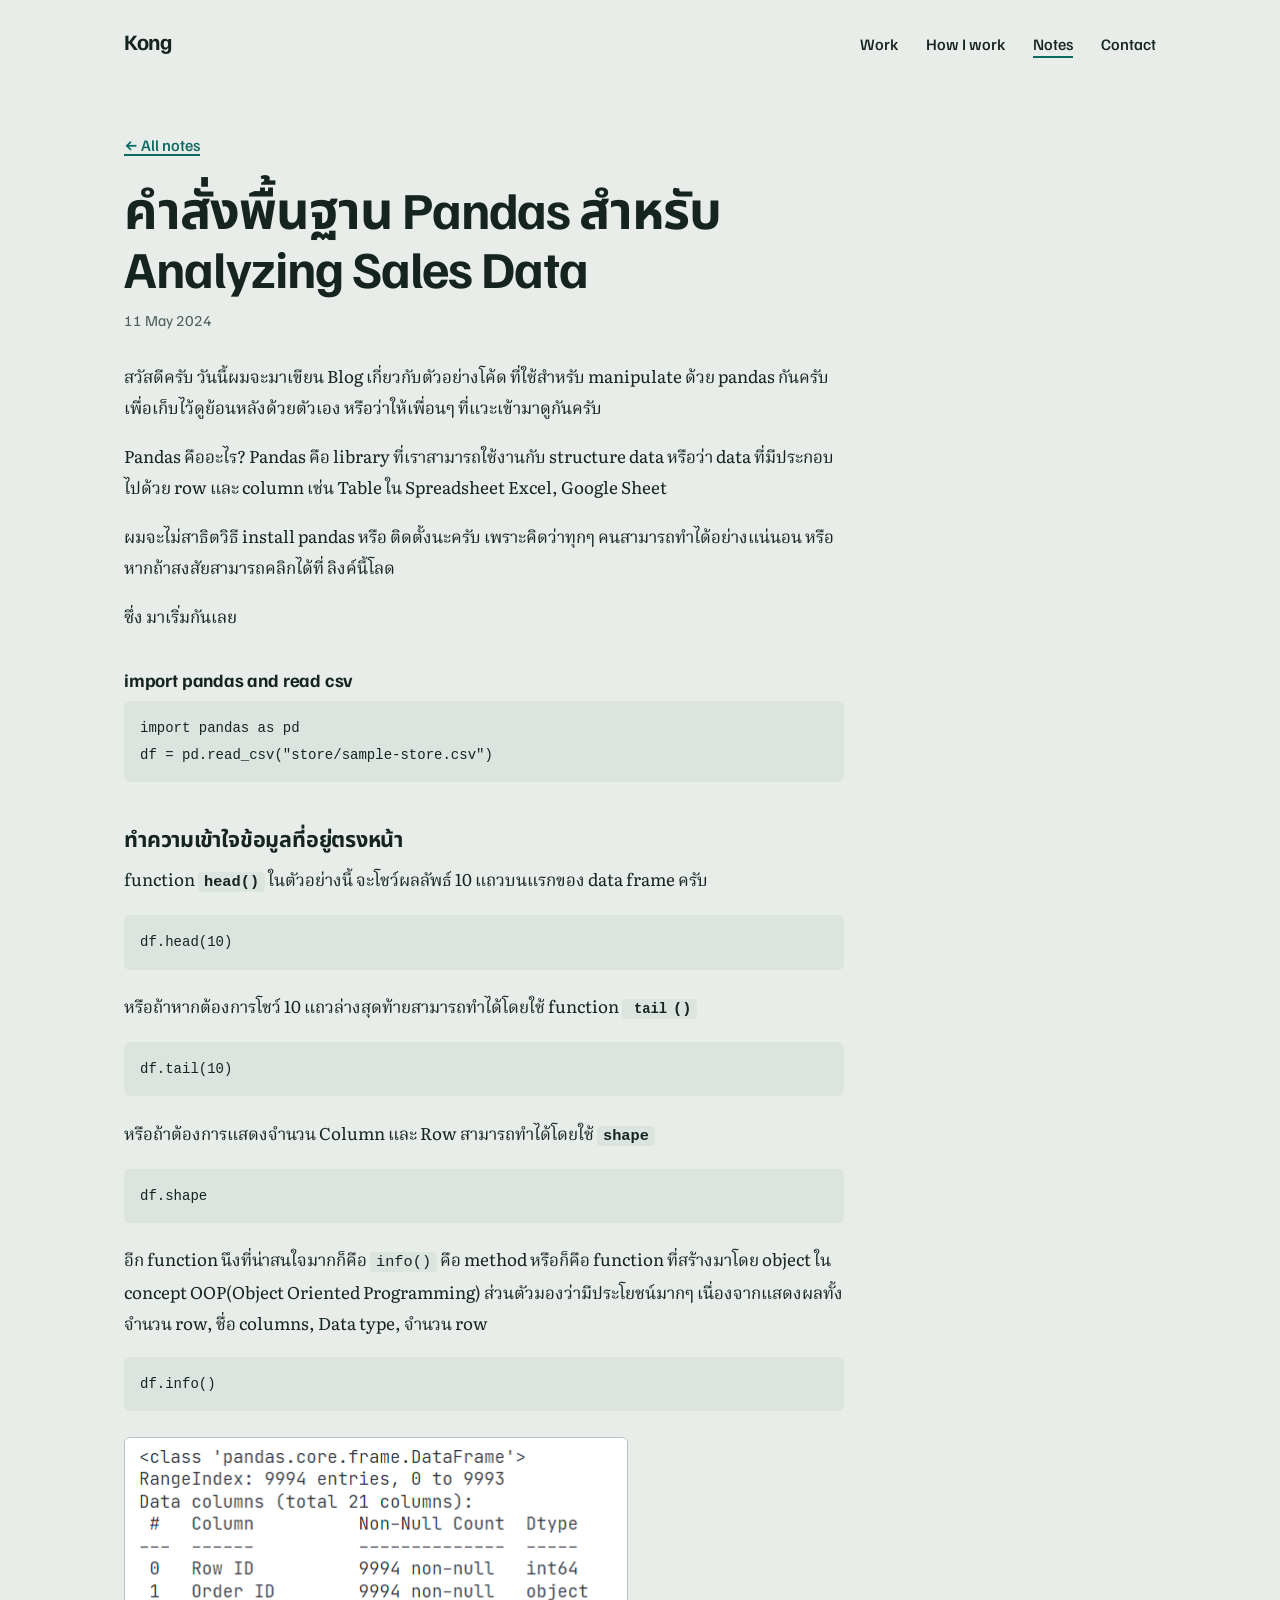
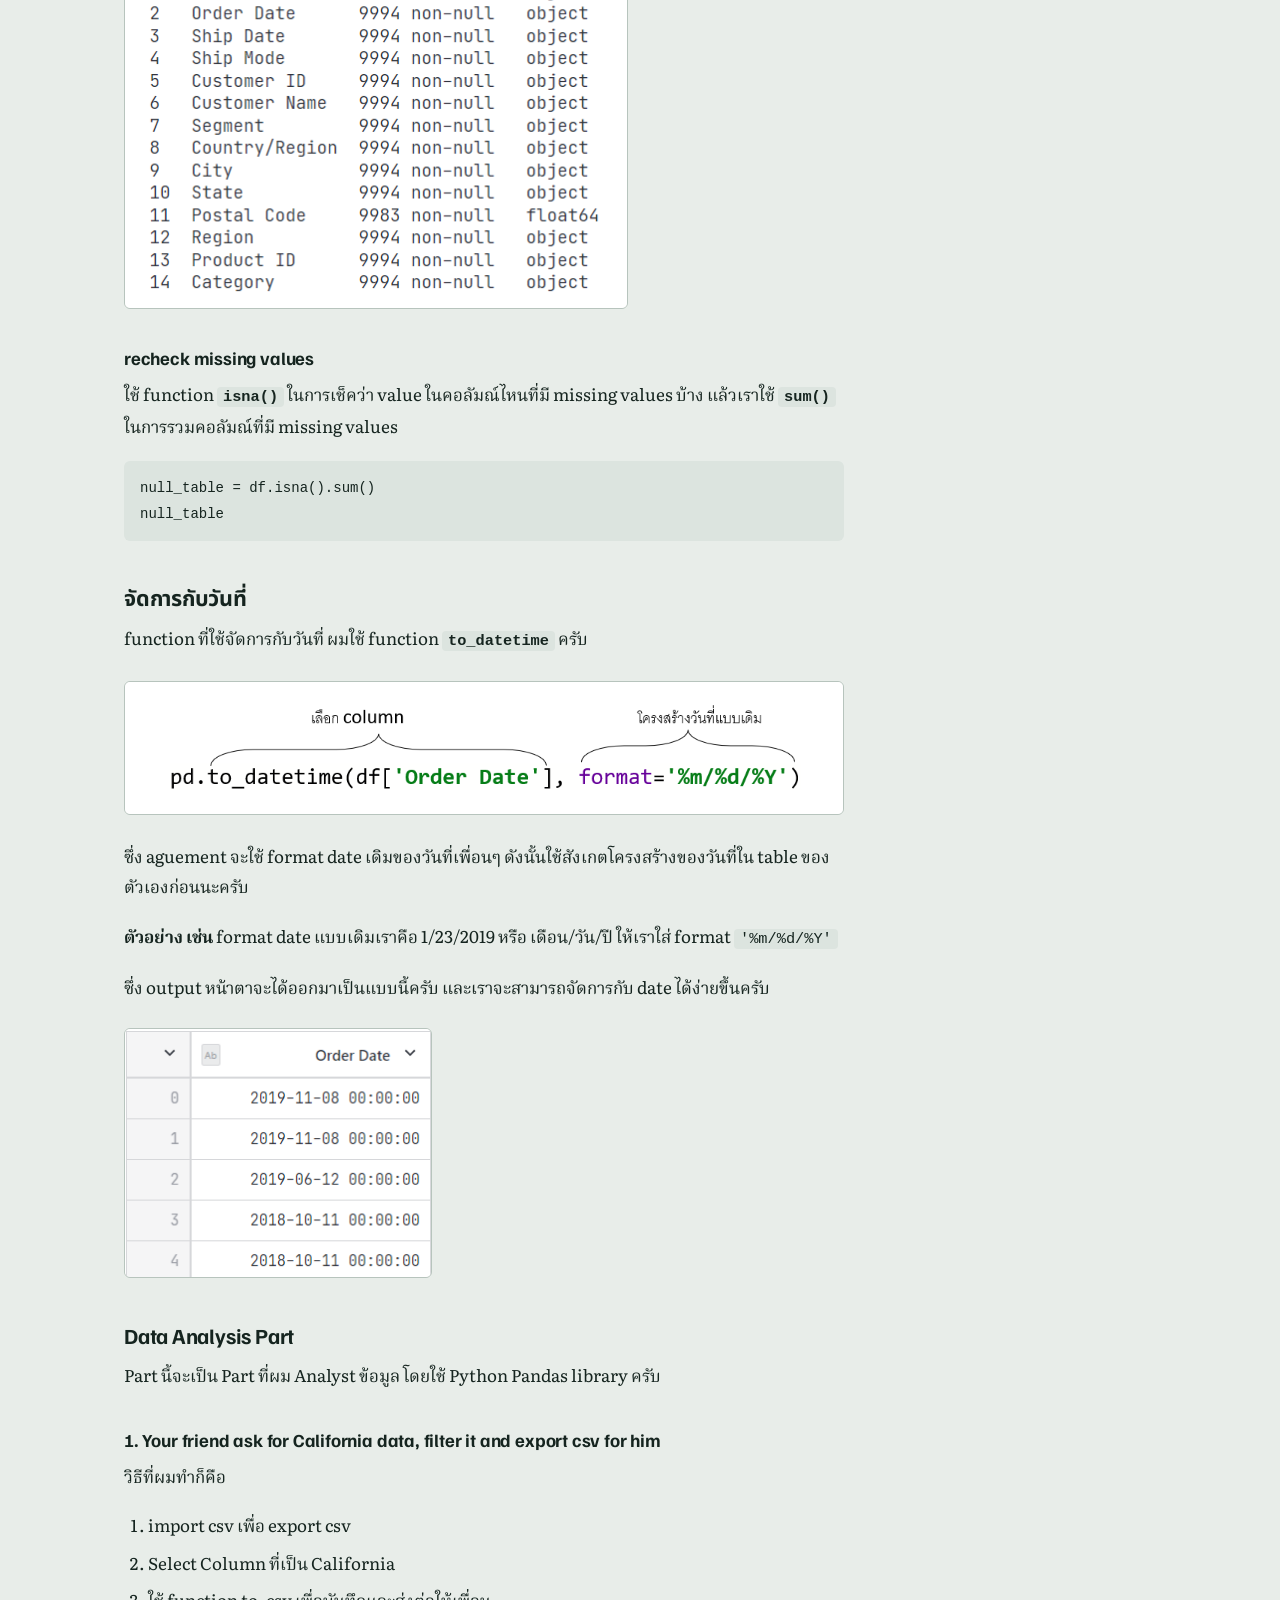
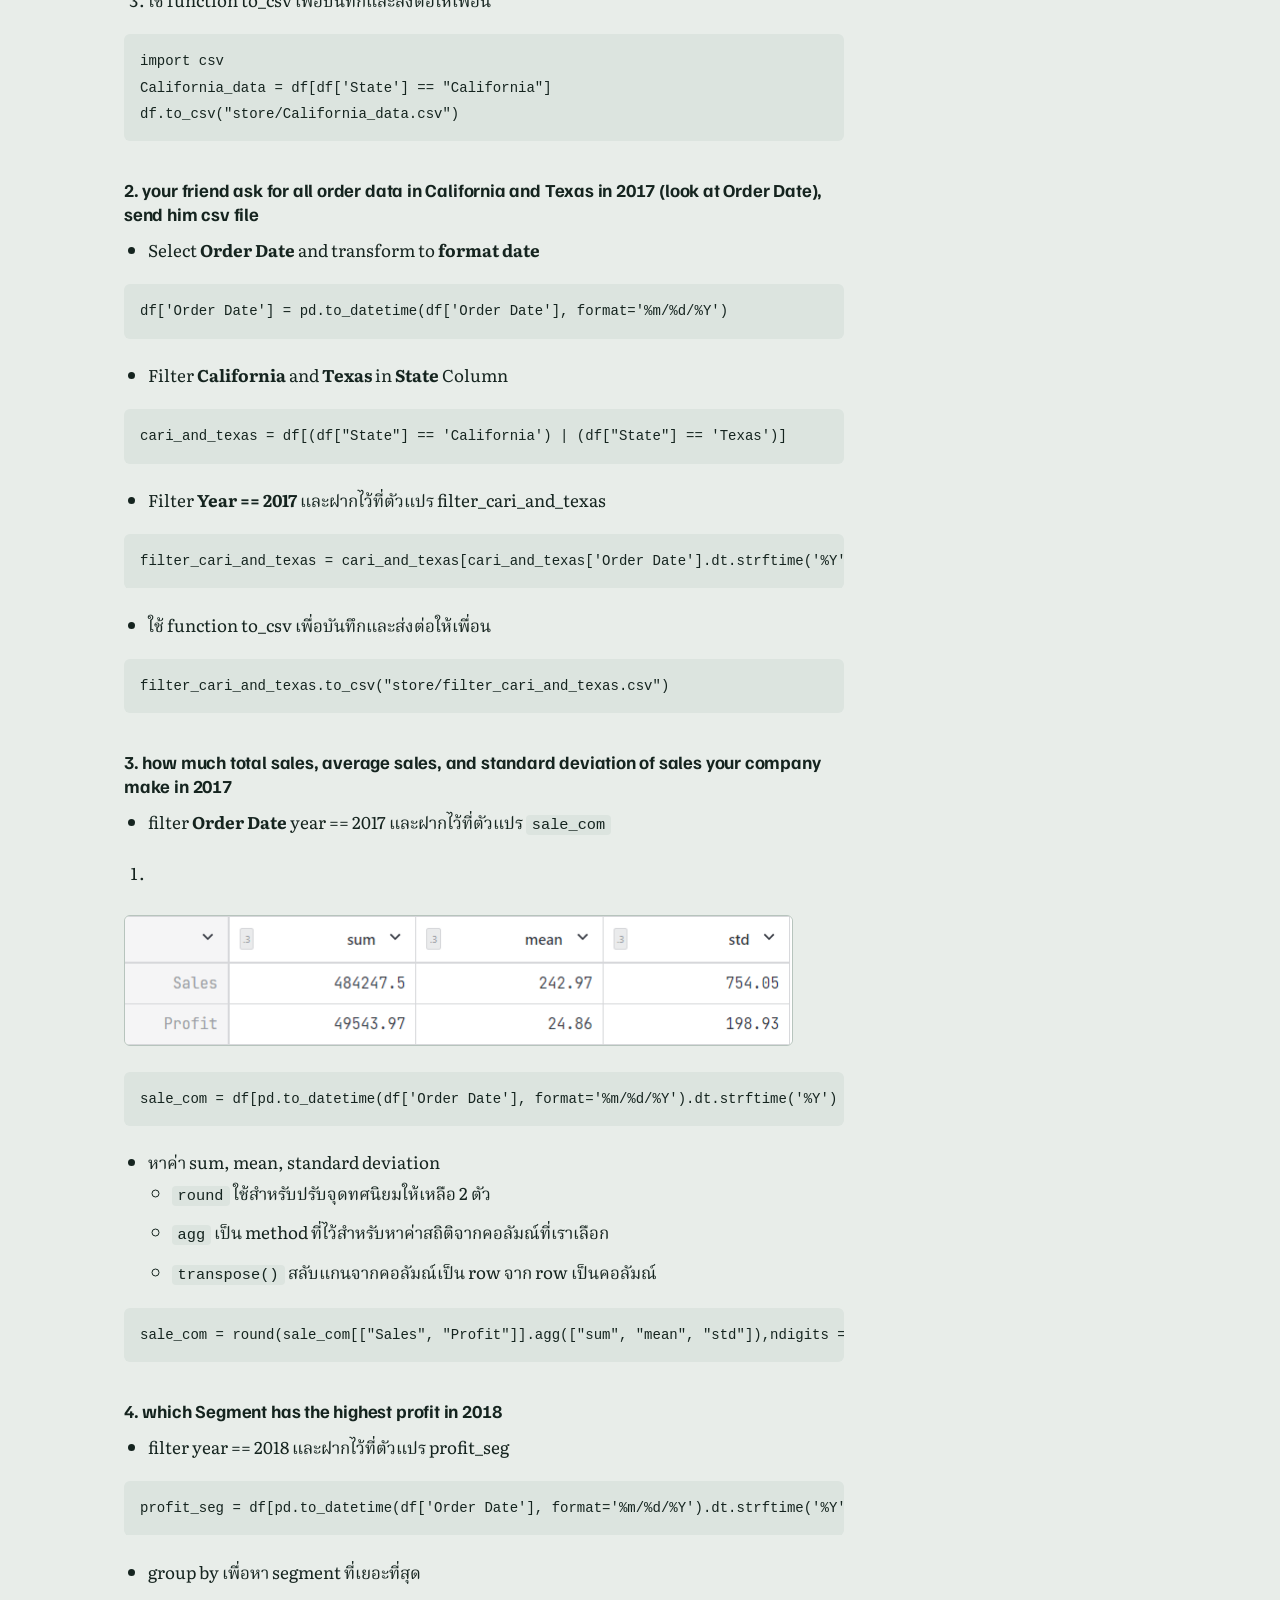
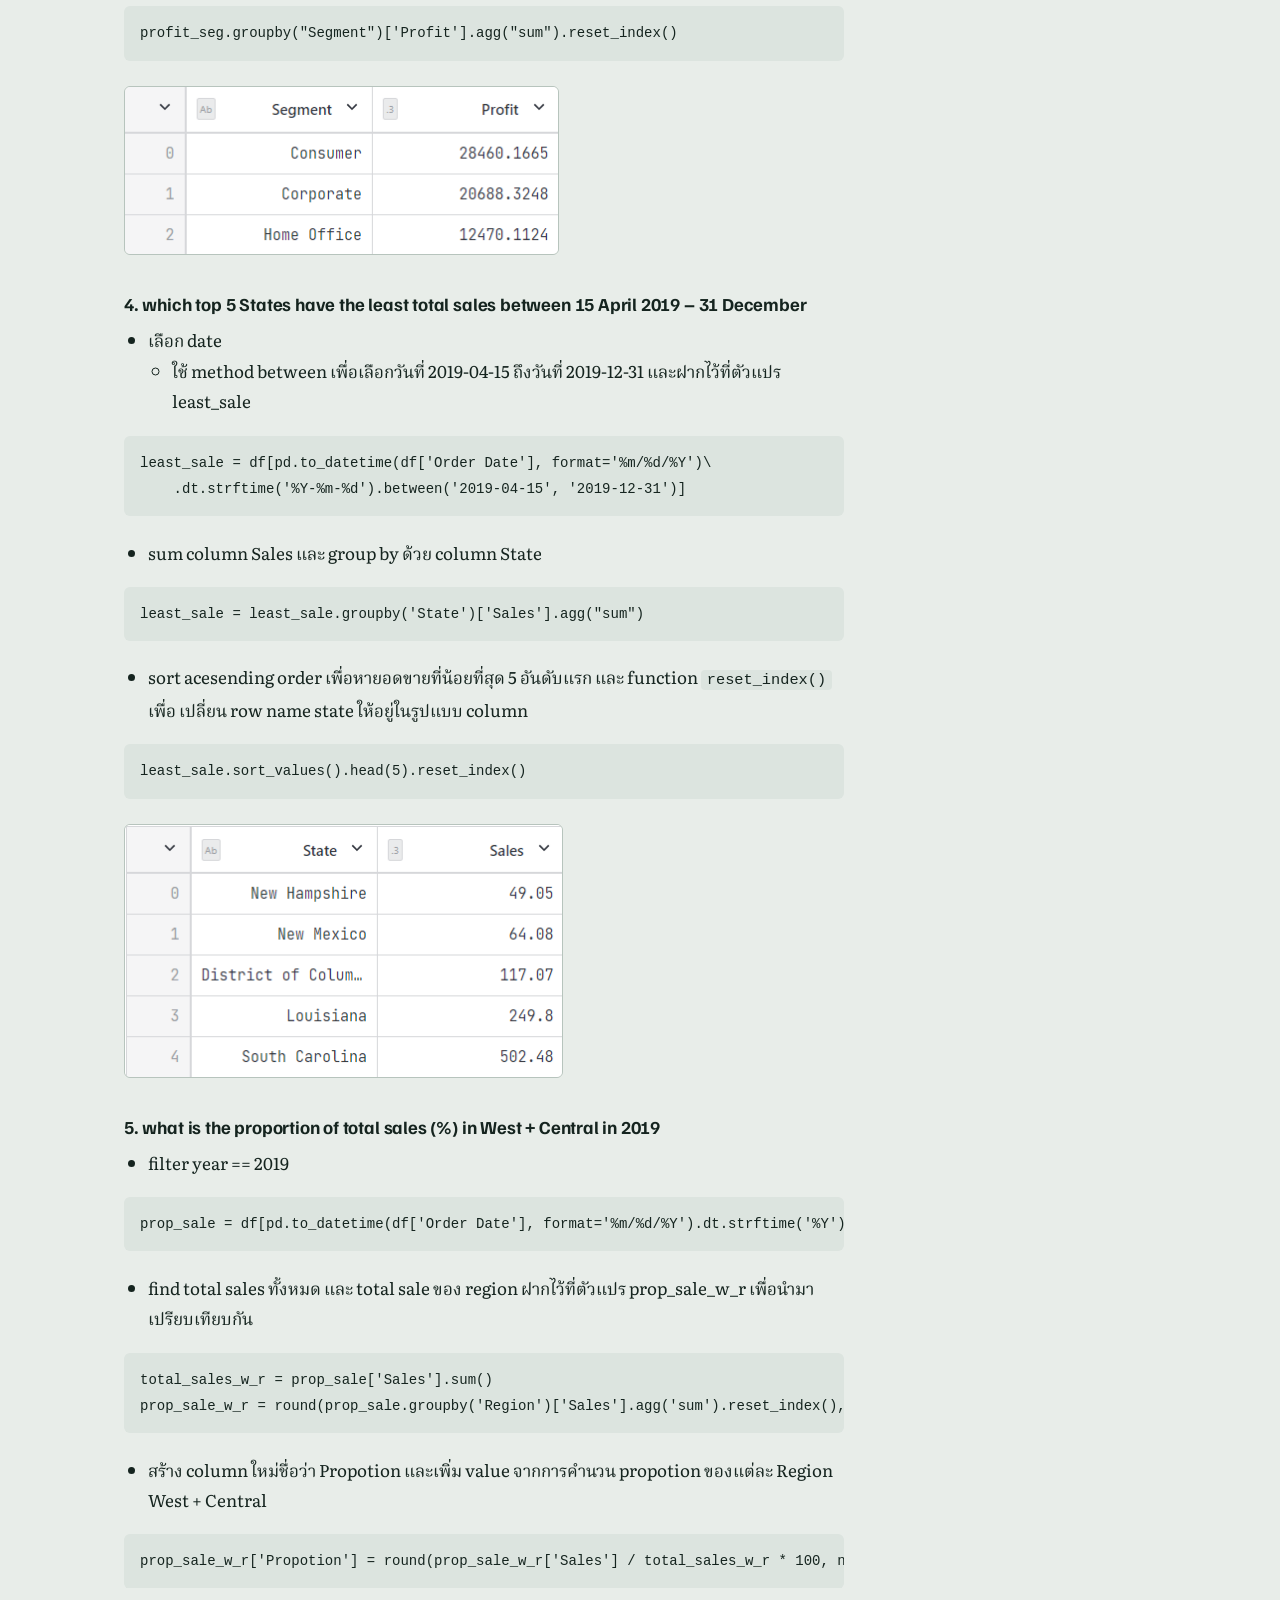
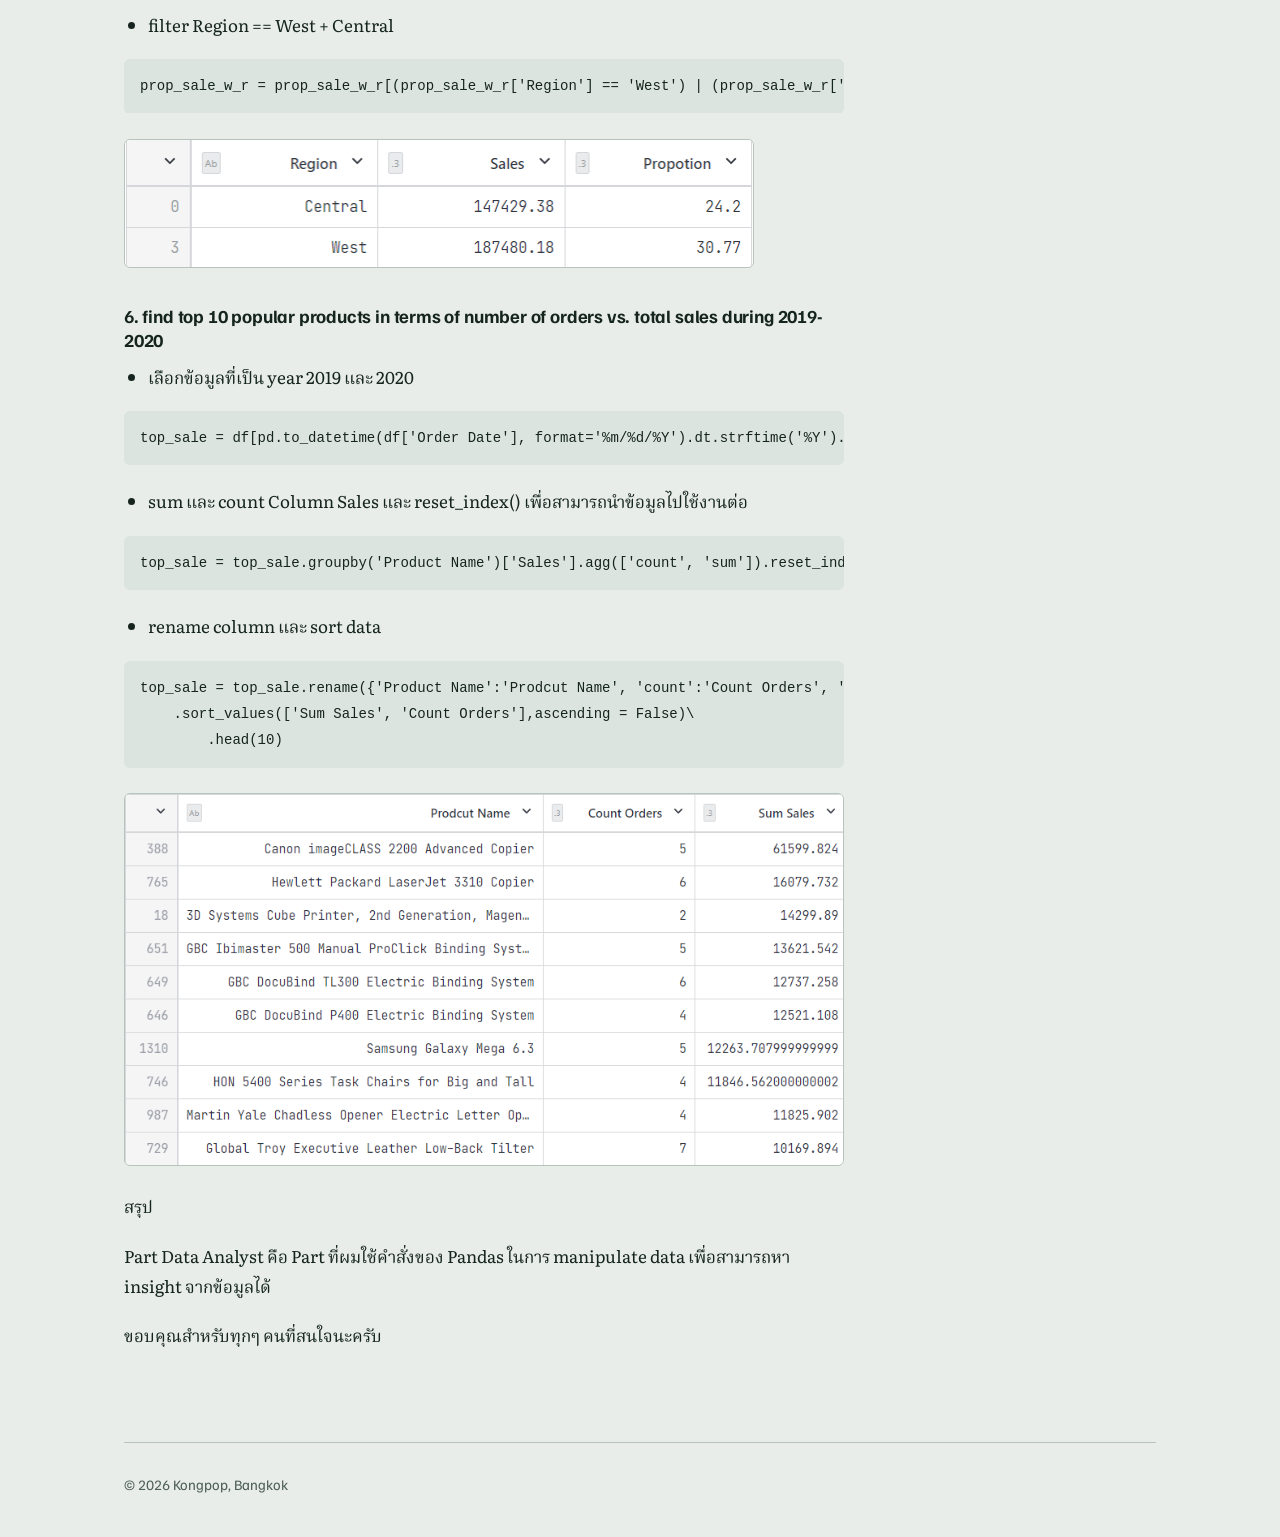
<file: notes/pandas-foundation-analyzing-sales-data/index.html>
<!doctype html>
<html lang="th">
<head>
<meta charset="utf-8">
<meta name="viewport" content="width=device-width, initial-scale=1">
<title>คำสั่งพื้นฐาน Pandas สำหรับ Analyzing Sales Data | Kong</title>
<meta name="description" content="The core pandas commands I use to analyze sales data, with examples. Written in Thai.">
<meta name="theme-color" content="#E8EDE9">
<link rel="canonical" href="https://datakhonnuea.com/notes/pandas-foundation-analyzing-sales-data/">
<link rel="icon" href="data:image/svg+xml,%3Csvg xmlns='http://www.w3.org/2000/svg' viewBox='0 0 32 32'%3E%3Crect width='32' height='32' rx='7' fill='%2315241F'/%3E%3Ccircle cx='16' cy='16' r='7' fill='%23F2C230'/%3E%3C/svg%3E">
<link rel="preconnect" href="https://fonts.googleapis.com">
<link rel="preconnect" href="https://fonts.gstatic.com" crossorigin>
<link href="https://fonts.googleapis.com/css2?family=Familjen+Grotesk:wght@500;600;700&family=Literata:wght@400;600&family=Noto+Serif+Thai:wght@400;600&family=Noto+Sans+Thai:wght@500;700&display=swap" rel="stylesheet">
<link rel="stylesheet" href="/notes/notes.css">
</head>
<body>
<a class="skip" href="#content">Skip to content</a>
<div class="wrap">
  <header class="site-header">
    <a class="mark" href="/">Kong</a>
    <nav class="site-nav" aria-label="Main">
      <ul>
        <li><a href="/#work">Work</a></li>
        <li><a href="/#how">How I work</a></li>
        <li><a href="/notes/" aria-current="page">Notes</a></li>
        <li><a href="/#contact">Contact</a></li>
      </ul>
    </nav>
  </header>

  <main id="content">
    <article class="post">
      <p class="back"><a href="/notes/">&larr; All notes</a></p>
      <h1>คำสั่งพื้นฐาน Pandas สำหรับ Analyzing Sales Data</h1>
      <p class="byline"><time datetime="2024-05-11">11 May 2024</time></p>
      <div class="post-body">
<p>สวัสดีครับ วันนี้ผมจะมาเขียน Blog เกี่ยวกับตัวอย่างโค้ด ที่ใช้สำหรับ manipulate ด้วย pandas กันครับ เพื่อเก็บไว้ดูย้อนหลังด้วยตัวเอง หรือว่าให้เพื่อนๆ ที่แวะเข้ามาดูกันครับ</p>



<p>Pandas คืออะไร? Pandas คือ library  ที่เราสามารถใช้งานกับ structure data หรือว่า data ที่มีประกอบไปด้วย row และ column เช่น Table ใน Spreadsheet Excel, Google Sheet</p>



<p>ผมจะไม่สาธิตวิธี install pandas หรือ ติดตั้งนะครับ เพราะคิดว่าทุกๆ คนสามารถทำได้อย่างแน่นอน หรือหากถ้าสงสัยสามารถคลิกได้ที่ ลิงค์นี้โลด</p>



<p>ซึ่ง มาเริ่มกันเลย</p>



<h4>import pandas and read csv</h4>



<pre><code>import pandas as pd
df = pd.read_csv("store/sample-store.csv")</code></pre>



<h3>ทำความเข้าใจข้อมูลที่อยู่ตรงหน้า</h3>



<p>function <code><strong>head()</strong></code> ในตัวอย่างนี้ จะโชว์ผลลัพธ์ 10 แถวบนแรกของ data frame ครับ</p>



<pre><code>df.head(10)</code></pre>



<p>หรือถ้าหากต้องการโชว์ 10 แถวล่างสุดท้ายสามารถทำได้โดยใช้ function <code><strong><kbd>tail</kbd>()</strong></code></p>



<pre><code>df.tail(10)</code></pre>



<p>หรือถ้าต้องการแสดงจำนวน Column และ Row สามารถทำได้โดยใช้ <code><strong>shape</strong></code></p>



<pre><code>df.shape</code></pre>



<p>อีก function นึงที่น่าสนใจมากก็คือ <code>info()</code> คือ method หรือก็คือ function ที่สร้างมาโดย object ใน concept OOP(Object Oriented Programming) ส่วนตัวมองว่ามีประโยชน์มากๆ เนื่องจากแสดงผลทั้งจำนวน row, ชื่อ columns, Data type, จำนวน row</p>



<pre><code>df.info()</code></pre>



<figure><img src="/notes/images/70-image.png" alt="" width="504" height="472" loading="lazy"></figure>



<h4>recheck missing values</h4>



<p>ใช้ function <code><strong>isna()</strong></code> ในการเช็คว่า value ในคอลัมณ์ไหนที่มี missing values บ้าง แล้วเราใช้ <code><strong>sum()</strong></code> ในการรวมคอลัมณ์ที่มี missing values</p>



<pre><code>null_table = df.isna().sum()
null_table</code></pre>



<h3>จัดการกับวันที่</h3>



<p>function ที่ใช้จัดการกับวันที่ ผมใช้ function <code><strong>to_datetime</strong></code> ครับ</p>



<figure><img src="/notes/images/70-image-1.png" alt="" width="957" height="176" loading="lazy"></figure>



<p>ซึ่ง aguement จะใช้ format date เดิมของวันที่เพื่อนๆ ดังนั้นใช้สังเกตโครงสร้างของวันที่ใน table ของตัวเองก่อนนะครับ</p>



<p><strong>ตัวอย่าง เช่น</strong> format date แบบเดิมเราคือ 1/23/2019 หรือ เดือน/วัน/ปี ให้เราใส่ format <code>'%m/%d/%Y'</code></p>



<p>ซึ่ง output หน้าตาจะได้ออกมาเป็นแบบนี้ครับ และเราจะสามารถจัดการกับ date ได้ง่ายขึ้นครับ</p>



<figure><img src="/notes/images/70-image-2.png" alt="" width="308" height="250" loading="lazy"></figure>



<h3>Data Analysis Part</h3>



<p>Part นี้จะเป็น Part ที่ผม Analyst ข้อมูล โดยใช้ Python Pandas library ครับ</p>



<h4>1. Your friend ask for&nbsp;California&nbsp;data, filter it and export csv for him</h4>



<p>วิธีที่ผมทำก็คือ </p>



<ol>
<li>import csv เพื่อ export csv</li>



<li>Select Column ที่เป็น California</li>



<li>ใช้ function to_csv เพื่อบันทึกและส่งต่อให้เพื่อน</li>
</ol>



<pre><code>import csv
California_data = df&#091;df&#091;'State'] == "California"]
df.to_csv("store/California_data.csv")</code></pre>



<h4>2. your friend ask for all order data in&nbsp;California&nbsp;and&nbsp;Texas&nbsp;in 2017 (look at Order Date), send him csv file</h4>



<ul>
<li>Select <strong>Order Date </strong>and transform to <strong>format date</strong></li>
</ul>



<pre><code>df&#091;'Order Date'] = pd.to_datetime(df&#091;'Order Date'], format='%m/%d/%Y')</code></pre>



<ul>
<li>Filter <strong>California </strong>and <strong>Texas </strong>in <strong>State</strong> Column</li>
</ul>



<pre><code>cari_and_texas = df&#091;(df&#091;"State"] == 'California') | (df&#091;"State"] == 'Texas')]</code></pre>



<ul>
<li>Filter <strong>Year == 2017</strong> และฝากไว้ที่ตัวแปร filter_cari_and_texas</li>
</ul>



<pre><code>filter_cari_and_texas = cari_and_texas&#091;cari_and_texas&#091;'Order Date'].dt.strftime('%Y') == '2017']</code></pre>



<ul>
<li>ใช้ function to_csv เพื่อบันทึกและส่งต่อให้เพื่อน</li>
</ul>



<pre><code>filter_cari_and_texas.to_csv("store/filter_cari_and_texas.csv")</code></pre>



<h4>3. how much total sales, average sales, and standard deviation of sales your company make in 2017</h4>



<ul>
<li>filter <strong>Order Date</strong> year == 2017 และฝากไว้ที่ตัวแปร <code>sale_com</code></li>
</ul>



<ol>
<li></li>
</ol>



<figure><img src="/notes/images/70-image-3.png" alt="" width="669" height="130" loading="lazy"></figure>



<pre><code>sale_com = df&#091;pd.to_datetime(df&#091;'Order Date'], format='%m/%d/%Y').dt.strftime('%Y') == '2017']</code></pre>



<ul>
<li>หาค่า sum, mean, standard deviation
<ul>
<li><code>round</code> ใช้สำหรับปรับจุดทศนิยมให้เหลือ 2 ตัว</li>



<li><code>agg</code> เป็น method ที่ไว้สำหรับหาค่าสถิติจากคอลัมณ์ที่เราเลือก</li>



<li><code>transpose()</code> สลับแกนจากคอลัมณ์เป็น row จาก row เป็นคอลัมณ์</li>
</ul>
</li>
</ul>



<pre><code>sale_com = round(sale_com&#091;&#091;"Sales", "Profit"]].agg(&#091;"sum", "mean", "std"]),ndigits = 2).transpose()</code></pre>



<h4>4. which Segment has the highest profit in 2018</h4>



<ul>
<li>filter year == 2018 และฝากไว้ที่ตัวแปร profit_seg</li>
</ul>



<pre><code>profit_seg = df&#091;pd.to_datetime(df&#091;'Order Date'], format='%m/%d/%Y').dt.strftime('%Y') == '2018']</code></pre>



<ul>
<li>group by เพื่อหา segment ที่เยอะที่สุด</li>
</ul>



<pre><code>profit_seg.groupby("Segment")&#091;'Profit'].agg("sum").reset_index()</code></pre>



<figure><img src="/notes/images/70-image-4.png" alt="" width="435" height="168" loading="lazy"></figure>



<h4>4. which top 5 States have the least total sales between 15 April 2019 &#8211; 31 December</h4>



<ul>
<li>เลือก date
<ul>
<li>ใช้ method between เพื่อเลือกวันที่ 2019-04-15 ถึงวันที่ 2019-12-31 และฝากไว้ที่ตัวแปร least_sale</li>
</ul>
</li>
</ul>



<pre><code>least_sale = df&#091;pd.to_datetime(df&#091;'Order Date'], format='%m/%d/%Y')\
    .dt.strftime('%Y-%m-%d').between('2019-04-15', '2019-12-31')]</code></pre>



<ul>
<li> sum column Sales และ group by ด้วย column State</li>
</ul>



<pre><code>least_sale = least_sale.groupby('State')&#091;'Sales'].agg("sum")</code></pre>



<ul>
<li>sort acesending order เพื่อหายอดขายที่น้อยที่สุด 5 อันดับแรก และ function <code>reset_index()</code> เพื่อ เปลี่ยน row name state ให้อยู่ในรูปแบบ column</li>
</ul>



<pre><code>least_sale.sort_values().head(5).reset_index()</code></pre>



<figure><img src="/notes/images/70-image-6.png" alt="" width="439" height="253" loading="lazy"></figure>



<h4>5. what is the proportion of total sales (%) in West + Central in 2019</h4>



<ul>
<li>filter year == 2019</li>
</ul>



<pre><code>prop_sale = df&#091;pd.to_datetime(df&#091;'Order Date'], format='%m/%d/%Y').dt.strftime('%Y') == '2019']</code></pre>



<ul>
<li>find total sales ทั้งหมด และ total sale ของ region ฝากไว้ที่ตัวแปร prop_sale_w_r เพื่อนำมาเปรียบเทียบกัน </li>
</ul>



<pre><code>total_sales_w_r = prop_sale&#091;'Sales'].sum()
prop_sale_w_r = round(prop_sale.groupby('Region')&#091;'Sales'].agg('sum').reset_index(),ndigits=2)</code></pre>



<ul>
<li>สร้าง column ใหม่ชื่อว่า Propotion และเพิ่ม value จากการคำนวน propotion ของแต่ละ Region West + Central</li>
</ul>



<pre><code>prop_sale_w_r&#091;'Propotion'] = round(prop_sale_w_r&#091;'Sales'] / total_sales_w_r * 100, ndigits=2)</code></pre>



<ul>
<li>filter Region == West + Central</li>
</ul>



<pre><code>prop_sale_w_r = prop_sale_w_r&#091;(prop_sale_w_r&#091;'Region'] == 'West') | (prop_sale_w_r&#091;'Region'] == 'Central')]</code></pre>



<figure><img src="/notes/images/70-image-7.png" alt="" width="630" height="127" loading="lazy"></figure>



<h4>6. find top 10 popular products in terms of number of orders vs. total sales during 2019-2020</h4>



<ul>
<li>เลือกข้อมูลที่เป็น year 2019 และ 2020</li>
</ul>



<pre><code>top_sale = df&#091;pd.to_datetime(df&#091;'Order Date'], format='%m/%d/%Y').dt.strftime('%Y').between('2019', '2020')]</code></pre>



<ul>
<li>sum และ count Column Sales และ reset_index() เพื่อสามารถนำข้อมูลไปใช้งานต่อ</li>
</ul>



<pre><code>top_sale = top_sale.groupby('Product Name')&#091;'Sales'].agg(&#091;'count', 'sum']).reset_index()</code></pre>



<ul>
<li>rename column และ sort data</li>
</ul>



<pre><code>top_sale = top_sale.rename({'Product Name':'Prodcut Name', 'count':'Count Orders', 'sum':'Sum Sales'}, axis = 'columns')\
    .sort_values(&#091;'Sum Sales', 'Count Orders'],ascending = False)\
        .head(10)</code></pre>



<figure><img src="/notes/images/70-image-5.png" alt="" width="885" height="457" loading="lazy"></figure>



<p>สรุป</p>



<p>Part Data Analyst คือ Part ที่ผมใช้คำสั่งของ Pandas ในการ manipulate data เพื่อสามารถหา insight จากข้อมูลได้</p>



<p>ขอบคุณสำหรับทุกๆ คนที่สนใจนะครับ</p>
      </div>
    </article>
  </main>

  <footer class="site-footer">
    <p>© 2026 Kongpop, Bangkok</p>
  </footer>
</div>
</body>
</html>
</file>
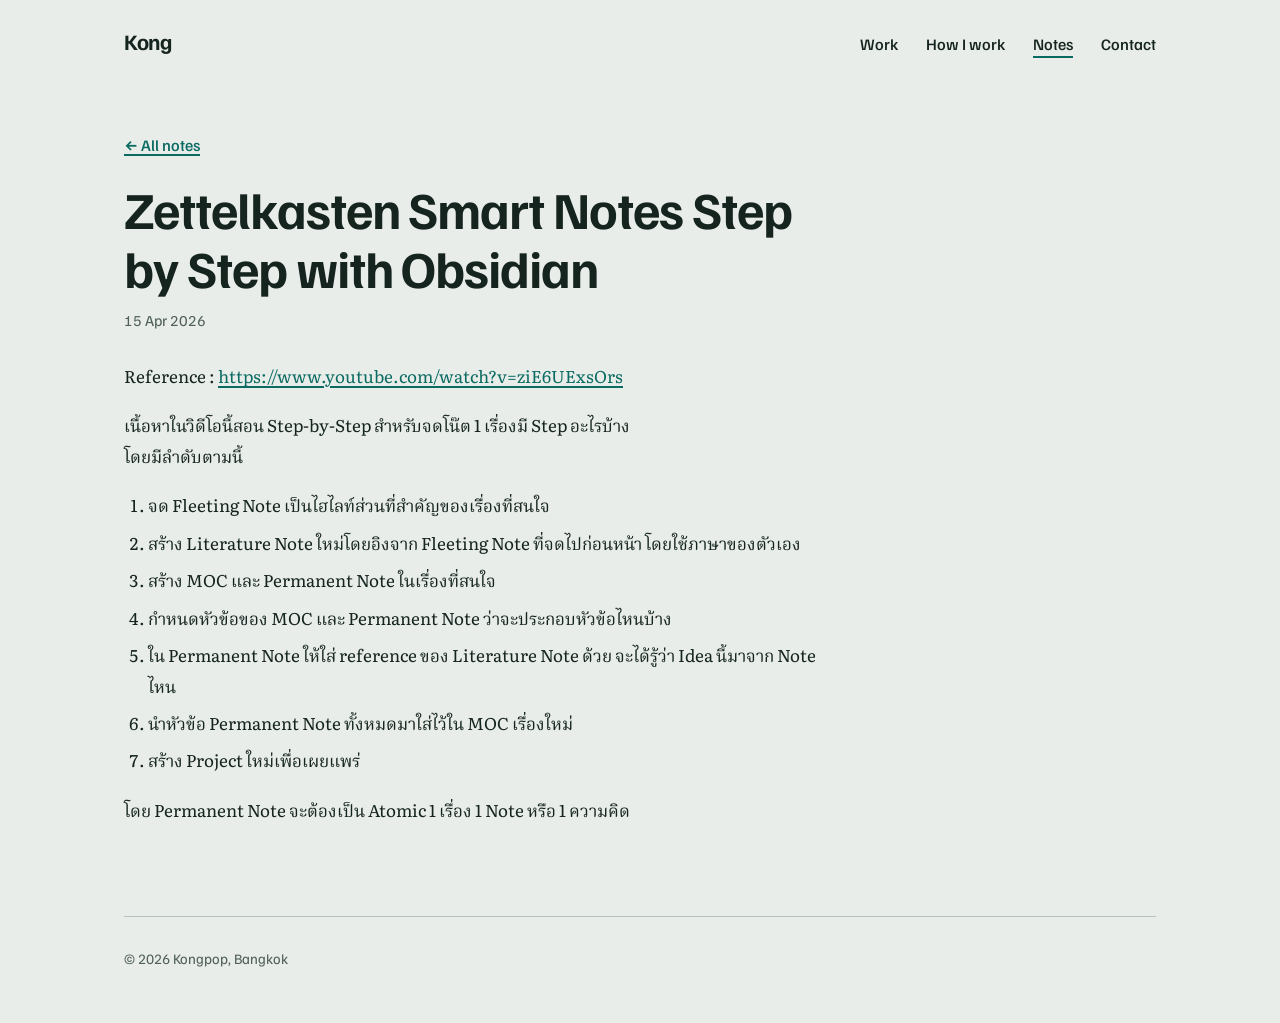
<file: notes/zettelkasten-smart-notes-with-obsidian/index.html>
<!doctype html>
<html lang="th">
<head>
<meta charset="utf-8">
<meta name="viewport" content="width=device-width, initial-scale=1">
<title>Zettelkasten Smart Notes Step by Step with Obsidian | Kong</title>
<meta name="description" content="Step-by-step notes on taking one idea through the Zettelkasten method in Obsidian, from a video walkthrough. Written in Thai.">
<meta name="theme-color" content="#E8EDE9">
<link rel="canonical" href="https://datakhonnuea.com/notes/zettelkasten-smart-notes-with-obsidian/">
<link rel="icon" href="data:image/svg+xml,%3Csvg xmlns='http://www.w3.org/2000/svg' viewBox='0 0 32 32'%3E%3Crect width='32' height='32' rx='7' fill='%2315241F'/%3E%3Ccircle cx='16' cy='16' r='7' fill='%23F2C230'/%3E%3C/svg%3E">
<link rel="preconnect" href="https://fonts.googleapis.com">
<link rel="preconnect" href="https://fonts.gstatic.com" crossorigin>
<link href="https://fonts.googleapis.com/css2?family=Familjen+Grotesk:wght@500;600;700&family=Literata:wght@400;600&family=Noto+Serif+Thai:wght@400;600&family=Noto+Sans+Thai:wght@500;700&display=swap" rel="stylesheet">
<link rel="stylesheet" href="/notes/notes.css">
</head>
<body>
<a class="skip" href="#content">Skip to content</a>
<div class="wrap">
  <header class="site-header">
    <a class="mark" href="/">Kong</a>
    <nav class="site-nav" aria-label="Main">
      <ul>
        <li><a href="/#work">Work</a></li>
        <li><a href="/#how">How I work</a></li>
        <li><a href="/notes/" aria-current="page">Notes</a></li>
        <li><a href="/#contact">Contact</a></li>
      </ul>
    </nav>
  </header>

  <main id="content">
    <article class="post">
      <p class="back"><a href="/notes/">&larr; All notes</a></p>
      <h1>Zettelkasten Smart Notes Step by Step with Obsidian</h1>
      <p class="byline"><time datetime="2026-04-15">15 Apr 2026</time></p>
      <div class="post-body">
<p>Reference : <a href="https://www.youtube.com/watch?v=ziE6UExsOrs" rel="noopener">https://www.youtube.com/watch?v=ziE6UExsOrs</a></p>



<p>เนื้อหาในวิดีโอนี้สอน Step-by-Step สำหรับจดโน๊ต 1 เรื่องมี Step อะไรบ้าง<br>โดยมีลำดับตามนี้</p>



<ol>
<li>จด Fleeting Note เป็นไฮไลท์ส่วนที่สำคัญของเรื่องที่สนใจ</li>



<li>สร้าง Literature Note ใหม่โดยอิงจาก Fleeting Note ที่จดไปก่อนหน้า โดยใช้ภาษาของตัวเอง</li>



<li>สร้าง MOC และ Permanent Note ในเรื่องที่สนใจ</li>



<li>กำหนดหัวข้อของ MOC และ Permanent Note ว่าจะประกอบหัวข้อไหนบ้าง</li>



<li>ใน Permanent Note ให้ใส่ reference ของ Literature Note ด้วย จะได้รู้ว่า Idea นี้มาจาก Note ไหน</li>



<li>นำหัวข้อ Permanent Note ทั้งหมดมาใส่ไว้ใน MOC เรื่องใหม่</li>



<li>สร้าง Project ใหม่เพื่อเผยแพร่</li>
</ol>



<p>โดย Permanent Note จะต้องเป็น Atomic 1 เรื่อง 1 Note หรือ 1 ความคิด</p>
      </div>
    </article>
  </main>

  <footer class="site-footer">
    <p>© 2026 Kongpop, Bangkok</p>
  </footer>
</div>
</body>
</html>
</file>
<file: notes/notes.css>
:root {
  --paper: #E8EDE9;
  --ink: #15241F;
  --muted: #4F5F59;
  --pipe: #0B6B63;
  --label: #F2C230;
  --rule: #B7C4BD;
  --code-bg: #DCE4DF;
  --display: "Familjen Grotesk", "Noto Sans Thai", "Helvetica Neue", Arial, sans-serif;
  --text: "Literata", "Noto Serif Thai", Georgia, "Times New Roman", serif;
  --mono: ui-monospace, "SF Mono", Menlo, Consolas, monospace;
}
*, *::before, *::after { box-sizing: border-box; }
html { -webkit-text-size-adjust: 100%; }
body { margin: 0; background: var(--paper); color: var(--ink); font-family: var(--text); font-size: 1.0625rem; line-height: 1.8; }
.wrap { max-width: 1080px; margin: 0 auto; padding: 0 24px; }
a { color: var(--pipe); text-decoration-thickness: 2px; text-underline-offset: 3px; }
a:hover { color: var(--ink); }
a:focus-visible { outline: 3px solid var(--ink); outline-offset: 3px; border-radius: 2px; }
.skip { position: absolute; left: 16px; top: -64px; background: var(--ink); color: var(--paper); font: 500 1rem var(--display); padding: 10px 16px; border-radius: 6px; text-decoration: none; }
.skip:focus { top: 16px; color: var(--paper); }

.site-header { display: flex; justify-content: space-between; align-items: baseline; padding: 28px 0; }
.mark { font: 700 1.375rem/1 var(--display); letter-spacing: -0.02em; color: var(--ink); text-decoration: none; }
.site-nav ul { display: flex; flex-wrap: wrap; gap: 8px 28px; list-style: none; margin: 0; padding: 0; }
.site-nav a { font: 500 1rem var(--display); color: var(--ink); text-decoration: none; border-bottom: 2px solid transparent; padding-bottom: 2px; }
.site-nav a:hover, .site-nav a[aria-current="page"] { border-bottom-color: var(--pipe); }

main { padding: clamp(16px, 4vw, 48px) 0 clamp(40px, 6vw, 72px); }
h1 { font: 700 clamp(2rem, 6vw, 3.25rem)/1.15 var(--display); letter-spacing: -0.02em; margin: 0 0 12px; }
.lede { max-width: 56ch; font-size: 1.1rem; margin: 0 0 32px; color: var(--muted); }

.post { max-width: 720px; }
.back { font: 500 1rem var(--display); margin: 0 0 24px; }
.byline { font: 400 0.95rem var(--display); color: var(--muted); margin: 0 0 32px; }
.post-body h2, .post-body h3, .post-body h4, .post-body h5 { font-family: var(--display); letter-spacing: -0.01em; line-height: 1.3; margin: 2em 0 0.5em; }
.post-body h2 { font-size: 1.6rem; }
.post-body h3 { font-size: 1.35rem; }
.post-body h4 { font-size: 1.15rem; }
.post-body h5 { font-size: 1rem; }
.post-body p { margin: 0 0 1.1em; }
.post-body ul, .post-body ol { margin: 0 0 1.1em; padding-left: 1.4em; }
.post-body li { margin-bottom: 0.4em; }
.post-body figure { margin: 1.5em 0; }
.post-body img { display: block; max-width: 100%; height: auto; border: 1px solid var(--rule); border-radius: 6px; background: #fff; }
.post-body pre { background: var(--code-bg); border-radius: 6px; padding: 14px 16px; overflow-x: auto; margin: 0 0 1.25em; line-height: 1.55; }
.post-body code, .post-body kbd { font-family: var(--mono); font-size: 0.9em; }
.post-body :not(pre) > code, .post-body kbd { background: var(--code-bg); padding: 1px 6px; border-radius: 4px; }
.post-body pre code { font-size: 0.875rem; white-space: pre; }

.notes-index { max-width: 720px; }
.project + .project { margin-top: 32px; padding-top: 32px; border-top: 1px solid var(--rule); }
.project h2 { font: 700 1.3rem/1.3 var(--display); letter-spacing: -0.01em; margin: 0 0 8px; }
.project p { margin: 0 0 10px; max-width: 64ch; }
.project .tools { font: 500 0.95rem/1.5 var(--display); color: var(--muted); margin: 0; }

.site-footer { padding: 32px 0 56px; border-top: 1px solid var(--rule); color: var(--muted); font: 400 0.9rem var(--display); }
.site-footer p { margin: 0; }
</file>
